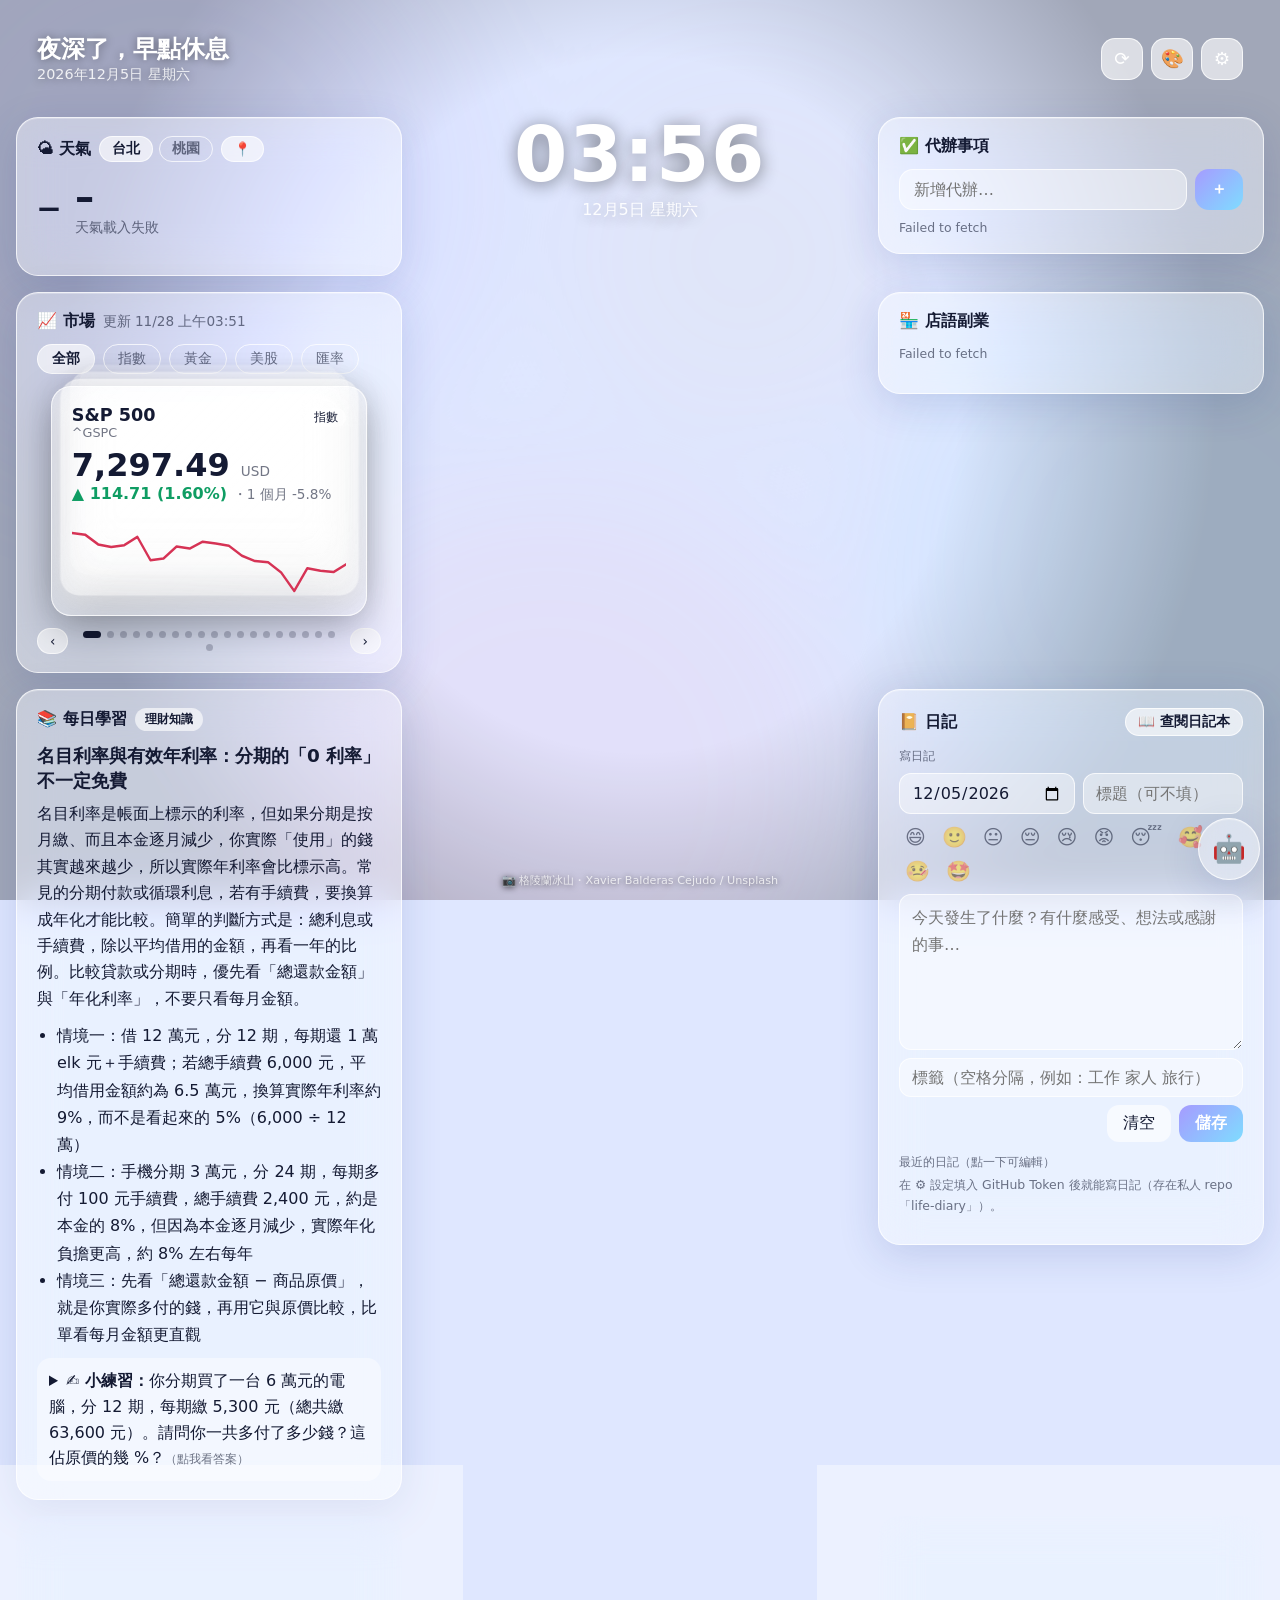
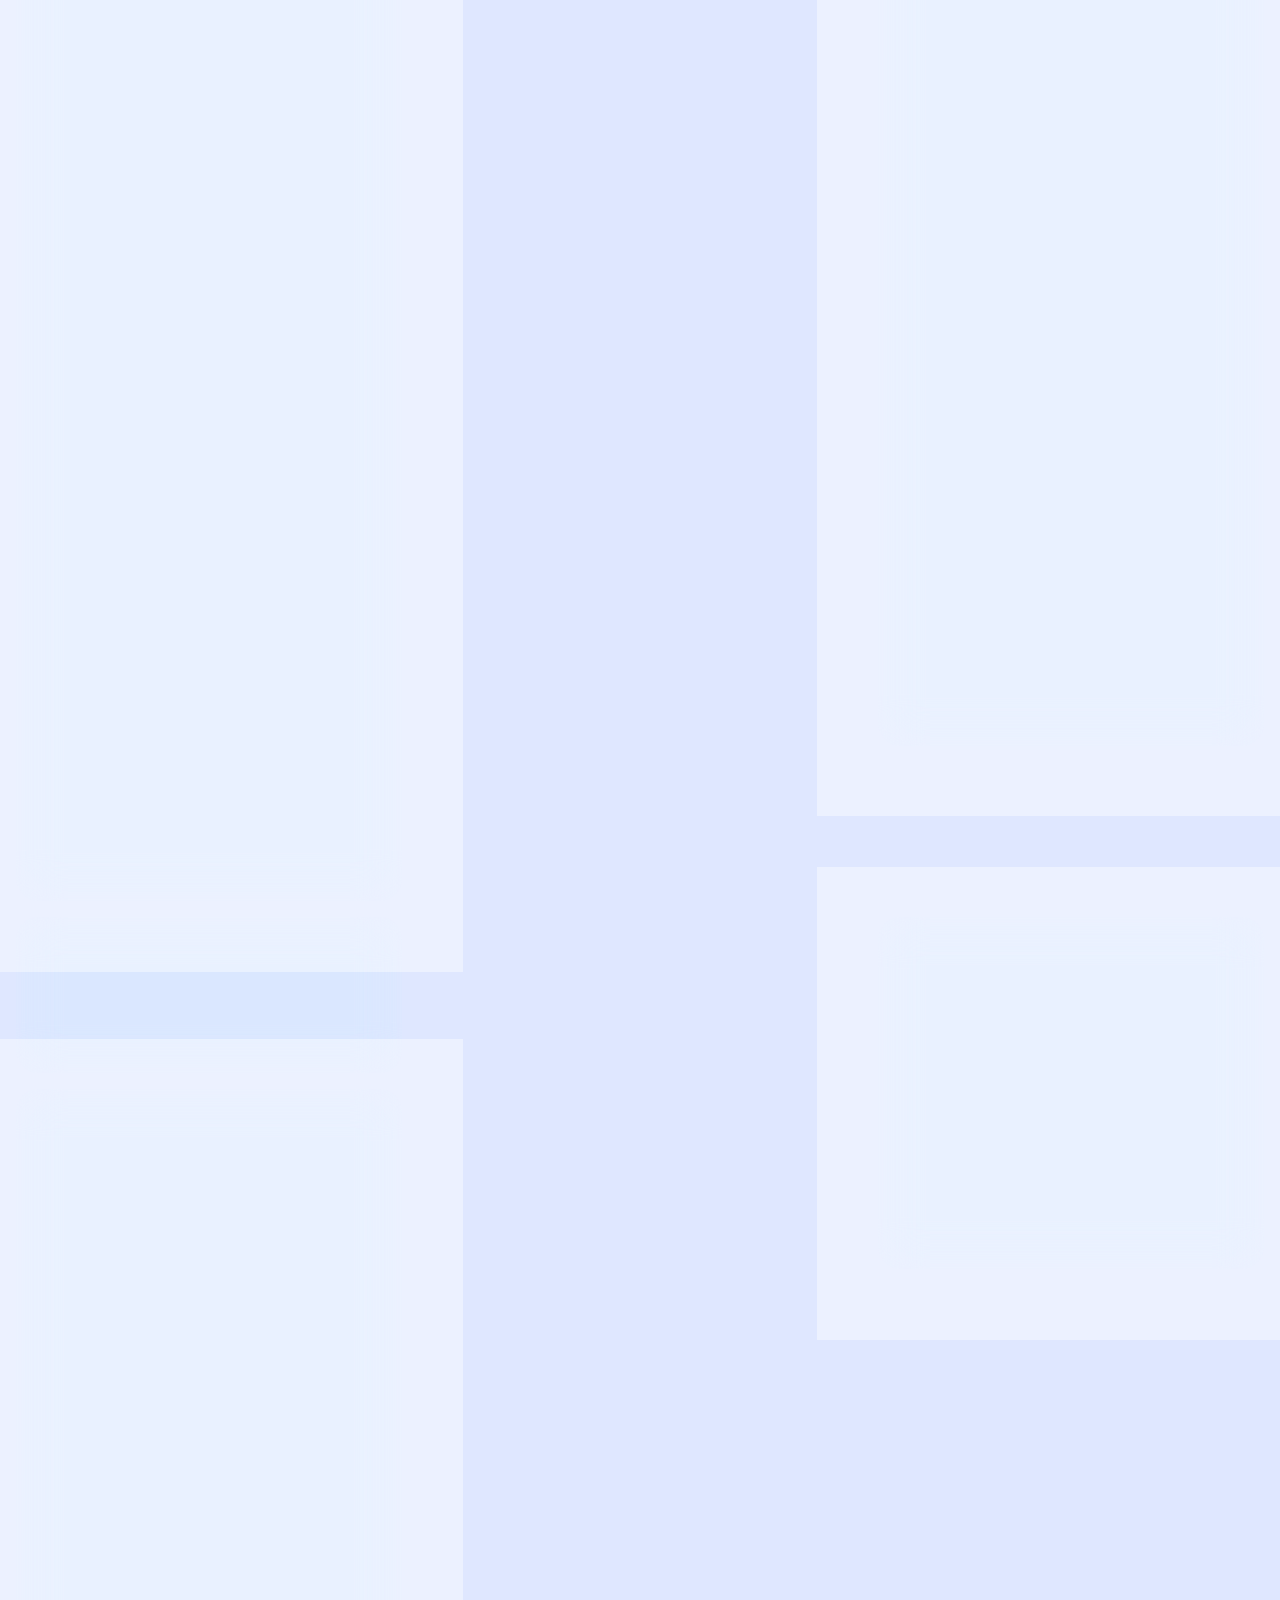
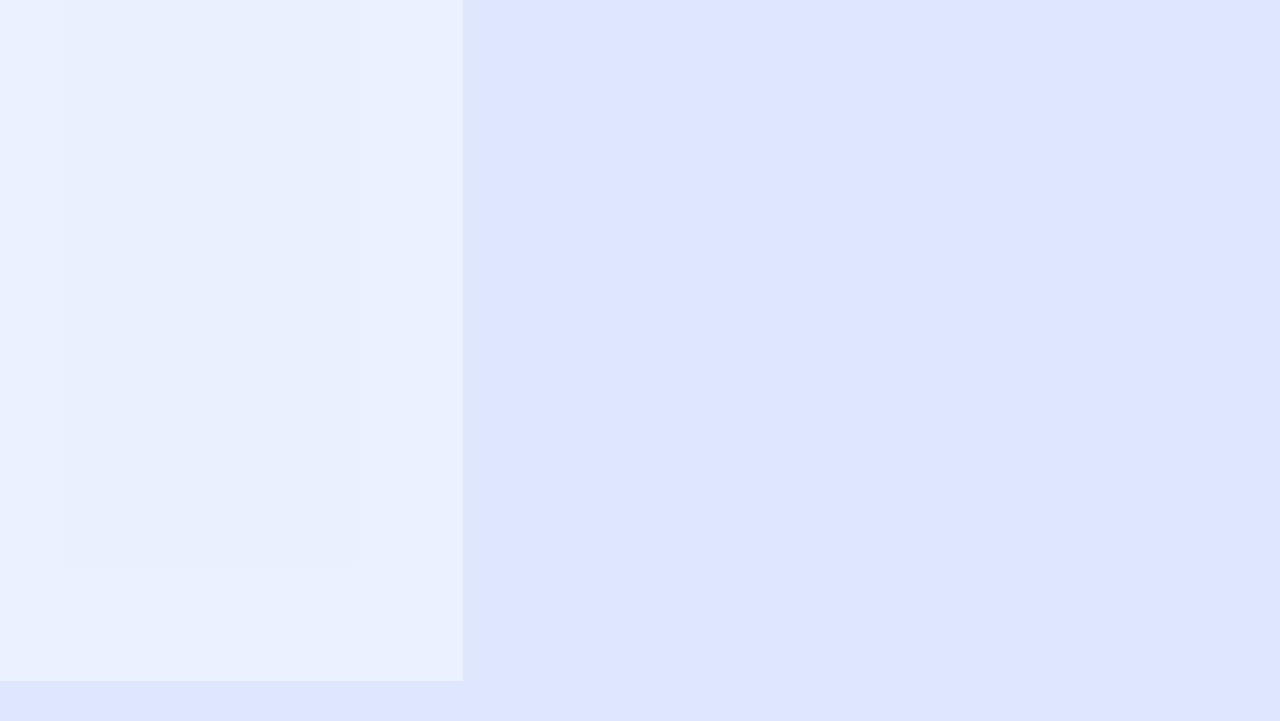
<file: index.html>
<!doctype html>
<html lang="zh-Hant">
<head>
  <meta charset="utf-8">
  <!-- 內容安全政策：只允許本站與用到的外部來源。
       script-src 的 sha256 對應本頁兩段內嵌 <script> 和「重新載入」按鈕的 onclick；改了那些程式碼就要重算雜湊，否則會被擋。
       新增外部資料來源時，記得加進 connect-src / img-src。 -->
  <meta http-equiv="Content-Security-Policy" content="default-src 'self'; script-src 'self' https://cdn.jsdelivr.net 'sha256-5VlcQgszF0L5PlSy+7dJCmLEuSaRqM106WEd3qG2uZg=' 'sha256-9EOFYjbT11ieOPCTxqjIQCiny/iDg+63qtysvfCDTGU=' 'unsafe-hashes' 'sha256-9gOBGqEQINNDuds+tkXbNzih6klbz+KeCyxEj4KRLeM='; style-src 'self' 'unsafe-inline' https://fonts.googleapis.com; font-src 'self' https://fonts.gstatic.com; img-src 'self' data: https://images.unsplash.com; connect-src 'self' https://api.github.com https://raw.githubusercontent.com https://api.anthropic.com https://api.open-meteo.com https://geocoding-api.open-meteo.com https://cdn.jsdelivr.net; manifest-src 'self'; object-src 'none'; base-uri 'self'; form-action 'self'">
  <meta name="viewport" content="width=device-width, initial-scale=1, viewport-fit=cover">
  <meta name="theme-color" content="#0f1630">
  <title>生活儀表板</title>
  <link rel="preconnect" href="https://fonts.googleapis.com">
  <link href="https://fonts.googleapis.com/css2?family=Noto+Sans+TC:wght@400;500;700&family=Inter:wght@400;600;700&display=swap" rel="stylesheet">
  <link rel="stylesheet" href="assets/style.css">
  <link rel="manifest" href="manifest.json">
  <meta name="apple-mobile-web-app-capable" content="yes">
  <meta name="apple-mobile-web-app-status-bar-style" content="black-translucent">
  <meta name="apple-mobile-web-app-title" content="生活儀表板">
  <link rel="apple-touch-icon" href="assets/icon.svg">
  <link rel="icon" href="assets/icon.svg" type="image/svg+xml">
  <script>
    // 先套用外觀，避免載入時閃爍
    try {
      const a = JSON.parse(localStorage.getItem("lifedash.appearance") || "{}");
      const d = document.documentElement;
      d.dataset.theme = a.theme || "auto";
      if (a.blur != null) d.style.setProperty("--blur", a.blur + "px");
      if (a.radius != null) d.style.setProperty("--radius", a.radius + "px");
      if (a.motion === false) d.dataset.motion = "off";
      if (a.hidden?.length) d.dataset.hidden = a.hidden.join(" ");
      d.dataset.layout = a.layout || "auto";
    } catch { document.documentElement.dataset.theme = "auto"; }
  </script>
</head>
<body>
  <div class="wall" id="wall" aria-hidden="true"></div>
  <div class="bg" aria-hidden="true"><span></span><span></span><span></span><span></span></div>

  <header class="topbar glass">
    <div>
      <div class="greet" id="greet">早安</div>
      <div class="date" id="today"></div>
    </div>
    <div class="top-actions">
      <button class="icon-btn" id="refreshBtn" title="重新整理">⟳</button>
      <button class="icon-btn" id="themeBtn" title="外觀">🎨</button>
      <button class="icon-btn" id="settingsBtn" title="設定">⚙</button>
    </div>
  </header>

  <main class="grid">
    <!-- 橫式版面中央留白：風景 + 時鐘 -->
    <section class="scene" id="scene">
      <div class="scene-inner">
        <div class="clock" id="clock"></div>
        <div class="scene-date" id="sceneDate"></div>
      </div>
      <a class="credit" id="credit" target="_blank" rel="noopener"></a>
    </section>
    <!-- 每日鼓勵 -->
    <section class="card glass span-2 quote-card" id="quoteCard">
      <div class="card-title">✨ 每日一句</div>
      <blockquote id="quoteText">載入中…</blockquote>
      <div class="quote-author" id="quoteAuthor"></div>
    </section>

    <!-- 天氣 -->
    <section class="card glass" id="weatherCard">
      <div class="card-title">🌤 天氣
        <span class="chips w-cities" id="cityTabs"></span>
        <button class="chip-btn" id="locBtn" title="使用目前位置">📍</button></div>
      <div class="weather-now">
        <div class="w-icon" id="wIcon">–</div>
        <div>
          <div class="w-temp" id="wTemp">–</div>
          <div class="muted" id="wDesc"></div>
        </div>
      </div>
      <div class="w-meta" id="wMeta"></div>
      <div class="w-days" id="wDays"></div>
    </section>

    <!-- 投資：重疊滑動卡片 -->
    <section class="card glass span-2 market-card">
      <div class="card-title">📈 市場 <span class="muted" id="marketTime"></span></div>
      <div class="chips" id="marketTabs"></div>
      <div class="deck" id="deck" tabindex="0" aria-label="市場卡片，左右滑動切換"></div>
      <div class="deck-nav">
        <button class="chip-btn" id="deckPrev">‹</button>
        <div class="dots" id="deckDots"></div>
        <button class="chip-btn" id="deckNext">›</button>
      </div>
    </section>

    <!-- 代辦事項 -->
    <section class="card glass todo-card">
      <div class="card-title">✅ 代辦事項 <span class="muted" id="todoMeta"></span></div>
      <form id="todoForm" class="todo-form">
        <input id="todoInput" placeholder="新增代辦…" autocomplete="off">
        <button type="submit">＋</button>
      </form>
      <ul class="todo-list" id="todoList"></ul>
      <div class="muted small" id="todoHint"></div>
    </section>

    <!-- 店語副業 -->
    <section class="card glass project-card" id="projectCard">
      <div class="card-title">🏪 店語副業 <span class="muted" id="projMeta"></span></div>
      <div id="projBody"><p class="muted">載入中…</p></div>
    </section>

    <!-- 日記 -->
    <section class="card glass diary-card" id="diaryCard">
      <div class="card-title">📔 日記 <span class="muted" id="diaryMeta"></span>
        <button class="chip-btn" id="diaryOpen" style="margin-left:auto">📖 查閱日記本</button></div>
      <form id="diaryForm" class="diary-form">
        <div class="muted small" id="dFormTitle">寫日記</div>
        <div class="d-row">
          <input type="date" id="dDate">
          <input id="dTitle" placeholder="標題（可不填）" autocomplete="off">
        </div>
        <div class="d-moods" id="dMood"></div>
        <textarea id="dText" rows="5" placeholder="今天發生了什麼？有什麼感受、想法或感謝的事…"></textarea>
        <input id="dTags" placeholder="標籤（空格分隔，例如：工作 家人 旅行）" autocomplete="off">
        <div class="d-actions">
          <span class="muted small" id="dStatus"></span>
          <button type="button" class="ghost" id="dDelete" hidden>刪除</button>
          <button type="button" class="ghost" id="dCancel">清空</button>
          <button type="submit">儲存</button>
        </div>
      </form>
      <div class="muted small" style="margin:12px 0 4px">最近的日記（點一下可編輯）</div>
      <div id="diaryRecent"></div>
    </section>

    <!-- 副業 -->
    <section class="card glass" id="hustleCard">
      <div class="card-title">💼 今日副業發想</div>
      <h3 id="hustleTitle">–</h3>
      <p id="hustleSummary"></p>
      <ol class="steps" id="hustleSteps"></ol>
      <div class="tags" id="hustleTags"></div>
    </section>

    <!-- 每日學習 -->
    <section class="card glass learn-card" id="learnCard">
      <div class="card-title">📚 每日學習 <span class="badge" id="learnCat"></span></div>
      <h3 id="learnTitle">–</h3>
      <p id="learnContent"></p>
      <ul class="learn-ex" id="learnExamples"></ul>
      <details class="learn-practice" id="learnPractice" hidden>
        <summary><b>✍️ 小練習：</b><span id="learnQ"></span><span class="muted small">（點我看答案）</span></summary>
        <p id="learnA"></p>
      </details>
    </section>

    <!-- 商業頭腦・心理學 -->
    <section class="card glass mind-card" id="mindCard">
      <div class="card-title">🧠 商業頭腦・心理學 <span class="muted" id="mindProgress"></span></div>
      <div class="chips" id="mindTabs">
        <button class="active" data-k="business">💼 商業頭腦</button>
        <button data-k="psychology">🧠 心理學</button>
      </div>
      <div class="mind-pager">
        <button class="chip-btn" id="mindPrev">‹</button>
        <span class="muted small" id="mindIdx"></span>
        <button class="chip-btn" id="mindNext">›</button>
      </div>
      <h3 id="mindTitle">–</h3>
      <p id="mindConcept"></p>
      <div class="mind-block"><b>📌 例子</b><p id="mindExample"></p></div>
      <div class="mind-block"><b>✅ 今天就用</b><p id="mindApply"></p></div>
      <details class="learn-practice" id="mindQuiz">
        <summary><b>🤔 想一想：</b><span id="mindQ"></span><span class="muted small">（點我看參考解答）</span></summary>
        <p id="mindA"></p>
      </details>
    </section>

    <!-- 每日想法 -->
    <section class="card glass" id="ideaCard">
      <div class="card-title">💡 今日想法</div>
      <div class="badge" id="ideaType"></div>
      <h3 id="ideaTitle">–</h3>
      <p id="ideaDetail"></p>
    </section>

    <!-- 新聞 -->
    <section class="card glass span-2 news-card">
      <div class="card-title">🌍 每日新聞 <span class="muted" id="newsTime"></span></div>
      <div class="chips news-cats" id="newsCats"></div>
      <ul class="brief" id="newsBrief"></ul>
      <div class="chips" id="newsTabs"></div>
      <ul class="news-list" id="newsList"></ul>
    </section>
  </main>

  <!-- AI 助手 -->
  <button class="fab glass" id="chatFab" title="AI 助手">🤖</button>
  <aside class="chat glass" id="chatPanel" aria-hidden="true">
    <div class="chat-head">
      <div><b>AI 助手</b> <span class="muted small" id="chatModel"></span></div>
      <div>
        <button class="chip-btn" id="chatClear" title="清除對話">清除</button>
        <button class="chip-btn" id="chatClose">✕</button>
      </div>
    </div>
    <div class="chat-log" id="chatLog"></div>
    <div class="chat-suggest" id="chatSuggest">
      <button>今天有什麼重要新聞？</button>
      <button>幫我新增代辦：週五前繳電費</button>
      <button>建立一個任務給其他 AI：整理本月支出</button>
      <button>黃金最近走勢如何？</button>
    </div>
    <form class="chat-form" id="chatForm">
      <textarea id="chatInput" rows="1" placeholder="問我任何事…（Enter 送出，Shift+Enter 換行）"></textarea>
      <button type="submit" id="chatSend">➤</button>
    </form>
  </aside>

  <!-- 設定 -->
  <dialog class="glass settings" id="settings">
    <form method="dialog" id="settingsForm">
      <h2>設定</h2>
      <p class="muted small">金鑰只存在這台裝置的瀏覽器，不會上傳到 GitHub。外觀、AI 對話和城市／模型偏好會自動同步到私人日記 repo 的 <code>sync/</code> 資料夾。</p>
      <div class="sync-box">
        <div class="p-row"><span class="small" id="syncStatus"></span><button type="button" class="chip-btn" id="syncNowBtn">立即同步</button></div>
        <details>
          <summary class="small">📲 把設定複製到另一台裝置（設定碼）</summary>
          <p class="muted small">在已設定好的裝置按「複製設定碼」，傳到新裝置後貼到下面再按「套用」，金鑰和 repo 設定就會一起帶過去。</p>
          <textarea id="codeBox" rows="2" placeholder="在這裡貼上設定碼（LD1.…）" autocomplete="off" spellcheck="false"></textarea>
          <div class="row code-row">
            <button type="button" class="ghost" id="copyCodeBtn">複製設定碼</button>
            <button type="button" id="applyCodeBtn">套用</button>
          </div>
          <p class="small" id="codeMsg"></p>
        </details>
      </div>
      <label>Anthropic API Key（AI 助手用）
        <input type="password" name="anthropicKey" placeholder="sk-ant-…" autocomplete="off"></label>
      <label>AI 助手模型
        <select name="model" id="modelSelect"></select></label>
      <label>GitHub Token（Fine-grained，需 life-tasks 的 Contents + Issues 讀寫權限，以及 life-diary 的 Contents 讀寫權限）
        <input type="password" name="githubToken" placeholder="github_pat_…" autocomplete="off"></label>
      <label>GitHub 帳號
        <input name="owner"></label>
      <label>代辦 / 任務 Repo
        <input name="tasksRepo"></label>
      <label>日記 Repo（私人）
        <input name="diaryRepo" placeholder="life-diary"></label>
      <label>天氣城市（例：台北、Tokyo）
        <input name="city"></label>
      <div class="row">
        <button value="cancel" class="ghost">取消</button>
        <button value="save" id="saveSettings">儲存</button>
      </div>
    </form>
  </dialog>

  <!-- 日記本 -->
  <dialog class="glass diary-book" id="diaryBook">
    <div class="book-head">
      <h2>📖 日記本</h2>
      <input type="search" id="bookSearch" placeholder="🔍 搜尋全部日記（關鍵字、標籤、心情）">
      <button class="chip-btn" id="bookNew">＋ 寫一篇</button>
      <button class="chip-btn" id="bookClose">✕</button>
    </div>
    <div class="book-body">
      <div class="book-cal-wrap">
        <div class="book-nav"><button class="chip-btn" id="bookPrev">‹</button><b id="bookMonth"></b><button class="chip-btn" id="bookNext">›</button></div>
        <div class="book-cal" id="bookCal"></div>
        <p class="muted small">點日期只看那天，再點一次取消。</p>
      </div>
      <div class="book-list-wrap">
        <div class="muted small" id="bookListTitle"></div>
        <div id="bookList"></div>
      </div>
    </div>
  </dialog>

  <!-- 外觀 -->
  <dialog class="glass settings" id="appearance">
    <form method="dialog">
      <h2>🎨 外觀</h2>
      <p class="muted small">點選主題立即預覽，設定會記在這台裝置。</p>
      <div class="theme-grid" id="themeGrid"></div>
      <div class="range-row">玻璃模糊 <input type="range" id="blurRange" min="0" max="40" step="2"> <span id="blurVal"></span></div>
      <div class="range-row">卡片圓角 <input type="range" id="radiusRange" min="6" max="32" step="2"> <span id="radiusVal"></span></div>
      <div class="toggle-row">背景流動動畫 <input type="checkbox" id="motionToggle"></div>
      <h3 style="margin:16px 0 4px;font-size:1rem">背景風景</h3>
      <div class="theme-grid wall-grid" id="wallGrid"></div>
      <h3 style="margin:16px 0 4px;font-size:1rem">版面</h3>
      <div class="chips" id="layoutChips">
        <button type="button" data-l="auto">自動（橫式中央留白）</button>
        <button type="button" data-l="grid">一般格狀</button>
      </div>
      <h3 style="margin:16px 0 4px;font-size:1rem">顯示區塊</h3>
      <div id="sectionToggles"></div>
      <div class="row">
        <button type="button" class="ghost" id="appearanceReset">恢復預設</button>
        <button value="close">完成</button>
      </div>
    </form>
  </dialog>

  <div class="reload-banner glass" id="reloadBanner" hidden>
    網站剛更新，部分檔案還是舊的。<button onclick="location.reload()">重新載入</button>
  </div>
  <script>
    // 主程式沒有在 6 秒內啟動（多半是瀏覽器快取了舊檔案），就顯示重新載入提示
    setTimeout(() => { if (!window.__appReady) document.getElementById("reloadBanner").hidden = false; }, 6000);
  </script>
  <script src="assets/sw-register.js"></script>
  <script type="module" src="assets/app.js"></script>
</body>
</html>
</file>
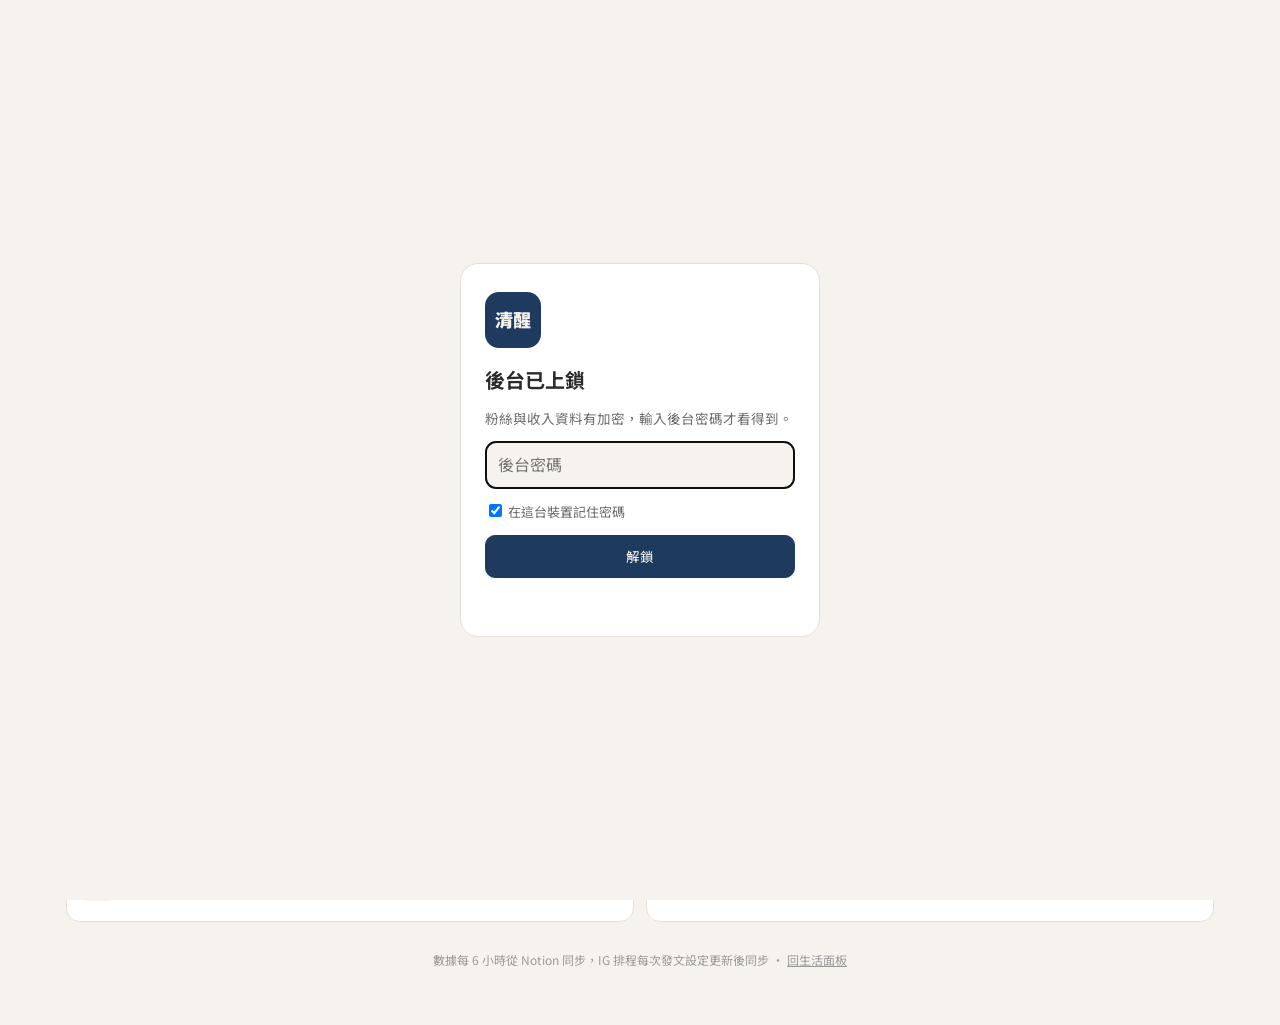
<file: qingxing/index.html>
<!doctype html>
<html lang="zh-Hant">
<head>
<meta charset="utf-8">
<meta name="viewport" content="width=device-width, initial-scale=1">
<title>清醒行動派｜後台</title>
<link rel="manifest" href="manifest.webmanifest">
<meta name="theme-color" content="#1F3A5F">
<link rel="icon" type="image/png" href="icon-192.png">
<link rel="apple-touch-icon" href="icon-192.png">
<meta name="description" content="清醒行動派 IG／TikTok 成長數據、每日入帳與發佈日曆，資料來自 Notion，每 6 小時自動同步。">
<link rel="preconnect" href="https://fonts.googleapis.com">
<link href="https://fonts.googleapis.com/css2?family=Noto+Sans+TC:wght@400;500;700&display=swap" rel="stylesheet">
<style>
:root{
  --bg:#F6F3EE; --card:#FFFFFF; --ink:#2B2B2B; --ink2:#6B6B6B; --ink3:#9A9A9A;
  --line:#E6E1D8; --grid:#EEEAE3; --accent:#1F3A5F; --accent2:#5C7FA6; --accent3:#B9C7D9;
  --good:#2E7D5B; --warn:#B8860B; --bad:#B5533C; --tint:#EEF2F7; --pill:#1F3A5F; --pill-ink:#F6F3EE;
  --c1:#1F3A5F; --c2:#C97B4A; --c3:#4E8F79; --c4:#8A6BB5; --c5:#C9A227; --c6:#8E8E8E;
}
@media (prefers-color-scheme: dark){ :root:not([data-theme="light"]){
  --bg:#17191D; --card:#1F2228; --ink:#ECEAE5; --ink2:#A8A6A0; --ink3:#77756F;
  --line:#2E323A; --grid:#2A2E35; --accent:#8FB0DA; --accent2:#5C7FA6; --accent3:#3A4A5F; --tint:#232A35; --pill:#ECEAE5; --pill-ink:#17191D;
  --c1:#8FB0DA; --c2:#E29A6A; --c3:#6FB59C; --c4:#AC92D6; --c5:#DEBB4B; --c6:#A5A5A5;
}}
:root[data-theme="dark"]{
  --bg:#17191D; --card:#1F2228; --ink:#ECEAE5; --ink2:#A8A6A0; --ink3:#77756F;
  --line:#2E323A; --grid:#2A2E35; --accent:#8FB0DA; --accent2:#5C7FA6; --accent3:#3A4A5F; --tint:#232A35; --pill:#ECEAE5; --pill-ink:#17191D;
  --c1:#8FB0DA; --c2:#E29A6A; --c3:#6FB59C; --c4:#AC92D6; --c5:#DEBB4B; --c6:#A5A5A5;
}
*{box-sizing:border-box}
html{scroll-behavior:smooth}
body{margin:0;background:var(--bg);color:var(--ink);font:15px/1.6 "Noto Sans TC",system-ui,sans-serif;-webkit-font-smoothing:antialiased}
a{color:var(--accent)}
.wrap{max-width:1180px;margin:0 auto;padding:0 16px 56px}

/* ---- 頂部列 ---- */
.topbar{position:sticky;top:0;z-index:12;background:color-mix(in srgb,var(--bg) 88%,transparent);backdrop-filter:blur(10px);-webkit-backdrop-filter:blur(10px);border-bottom:1px solid var(--line)}
.topbar .in{max-width:1180px;margin:0 auto;padding:10px 16px;display:flex;align-items:center;gap:16px}
.brand{display:flex;align-items:center;gap:10px;text-decoration:none;color:inherit;flex:none}
.brand .mark{width:30px;height:30px;border-radius:9px;background:#1F3A5F;color:#F6F3EE;font-weight:900;font-size:11px;display:flex;align-items:center;justify-content:center;letter-spacing:.02em}
.brand b{font-size:15px;font-weight:700;letter-spacing:.02em}
.brand small{display:block;font-size:11px;color:var(--ink3);line-height:1.2;font-weight:400}
.meta{font-size:12px;color:var(--ink2);margin-left:auto;text-align:right;white-space:nowrap}
.meta a{text-decoration:none}
.badge{display:inline-block;padding:1px 8px;border-radius:999px;font-size:11px;background:var(--tint);color:var(--accent);margin-left:6px}
.badge.warn{color:var(--warn)}
.iconbtn{border:1px solid var(--line);background:var(--card);color:var(--ink2);border-radius:9px;width:32px;height:32px;display:inline-flex;align-items:center;justify-content:center;cursor:pointer;font:inherit;flex:none}
.iconbtn:hover{color:var(--ink)}

/* ---- 分頁：滑動藥丸 ---- */
/* 藥丸裡放一份文字副本，藥丸往右移 x，副本往左移 -x，兩邊用同一個數字所以永遠對齊 */
.tabs{position:relative;display:inline-flex;background:var(--card);border:1px solid var(--line);border-radius:999px;padding:3px;flex:none;max-width:100%;overflow:hidden}
.tabs .layer{display:flex;gap:2px}
.tabs button,.tabs .top span{appearance:none;border:0;background:transparent;font:inherit;font-size:13.5px;font-weight:500;color:var(--ink2);padding:6px 16px;border-radius:999px;cursor:pointer;white-space:nowrap;display:inline-flex;align-items:center;gap:6px;line-height:1.3;margin:0}
.tabs button:hover{color:var(--ink)}
.tabs .pill{position:absolute;top:3px;bottom:3px;left:3px;width:0;border-radius:999px;background:var(--pill);overflow:hidden;pointer-events:none;will-change:transform,width;transition:transform .45s cubic-bezier(.4,0,.2,1),width .45s cubic-bezier(.4,0,.2,1)}
.tabs .pill .layer.top{position:absolute;top:0;left:0;height:100%;will-change:transform;transition:transform .45s cubic-bezier(.4,0,.2,1)}
.tabs .top span{color:var(--pill-ink)}
.tabs .n{font-size:10.5px;background:var(--tint);color:var(--accent);padding:0 6px;border-radius:999px;font-weight:600;line-height:16px}
.tabs .top .n{background:color-mix(in srgb,var(--pill-ink) 20%,transparent);color:var(--pill-ink)}
@media (prefers-reduced-motion: reduce){ .tabs .pill,.tabs .pill .layer.top{transition:none} }

.page{display:none;animation:fade .25s ease}
.page.on{display:block}
@keyframes fade{from{opacity:0;transform:translateY(4px)}to{opacity:1;transform:none}}
.pagehead{display:flex;flex-wrap:wrap;align-items:center;justify-content:space-between;gap:10px;margin:22px 0 14px}
.pagehead h1{font-size:20px;margin:0;font-weight:700;letter-spacing:.01em}
.pagehead h1 small{display:block;font-size:12.5px;font-weight:400;color:var(--ink2)}
.row{display:flex;flex-wrap:wrap;gap:8px;align-items:center}
.seg{display:inline-flex;border:1px solid var(--line);border-radius:10px;overflow:hidden;background:var(--card)}
.seg button{border:0;background:transparent;color:var(--ink2);padding:6px 12px;font:inherit;font-size:13px;cursor:pointer}
.seg button[aria-pressed="true"]{background:var(--accent);color:#fff}

/* ---- 卡片 ---- */
.kpis{display:grid;grid-template-columns:repeat(auto-fit,minmax(150px,1fr));gap:12px;margin-bottom:14px}
.kpi{background:var(--card);border:1px solid var(--line);border-radius:14px;padding:14px 16px}
.kpi .l{font-size:12.5px;color:var(--ink2)}
.kpi .v{font-size:26px;font-weight:700;letter-spacing:-.01em;margin-top:2px;font-variant-numeric:tabular-nums}
.kpi .d{font-size:12px;color:var(--ink3);margin-top:2px}
.kpi .d.up{color:var(--good)} .kpi .d.down{color:var(--bad)}
.grid{display:grid;grid-template-columns:repeat(auto-fit,minmax(320px,1fr));gap:12px}
.card{background:var(--card);border:1px solid var(--line);border-radius:14px;padding:16px 16px 12px;min-width:0}
.card h2{font-size:15px;font-weight:700;margin:0 0 2px;display:flex;align-items:center;justify-content:space-between;gap:8px}
.card h2 a{font-size:12.5px;font-weight:500;text-decoration:none}
.card .sub{font-size:12.5px;color:var(--ink2);margin-bottom:8px}
.card.wide{grid-column:1 / -1}
svg{display:block;width:100%;height:auto;overflow:visible}
.gridline{stroke:var(--grid)} .axis{stroke:var(--line)}
.tick{fill:var(--ink3);font-size:11px} .lbl{fill:var(--ink2);font-size:11.5px}
.empty{color:var(--ink3);font-size:13.5px;padding:28px 0;text-align:center}
table{width:100%;border-collapse:collapse;font-size:13.5px;font-variant-numeric:tabular-nums}
th{text-align:left;color:var(--ink2);font-weight:500;font-size:12.5px;border-bottom:1px solid var(--line);padding:6px 8px}
td{padding:7px 8px;border-bottom:1px solid var(--grid);white-space:nowrap}
td.num,th.num{text-align:right}
.tbl{overflow-x:auto;margin:0 -16px;padding:0 16px}
.legend{display:flex;flex-wrap:wrap;gap:12px;font-size:12px;color:var(--ink2);margin:4px 0 2px}
.legend i{display:inline-block;width:10px;height:10px;border-radius:3px;margin-right:5px;vertical-align:-1px}
.tip{position:fixed;pointer-events:none;background:var(--ink);color:var(--bg);font-size:12px;padding:6px 9px;border-radius:8px;opacity:0;transition:opacity .1s;z-index:9;white-space:nowrap}
.setup{background:var(--tint);border:1px dashed var(--accent3);border-radius:14px;padding:14px 18px;font-size:13.5px;margin:16px 0 0}
.setup ol{margin:6px 0 0;padding-left:20px}
.setup code{background:var(--card);padding:1px 6px;border-radius:5px;font-size:12.5px}
[hidden]{display:none!important}
.btn{display:inline-flex;align-items:center;gap:6px;border:1px solid var(--accent);background:var(--accent);color:#fff;border-radius:10px;padding:7px 14px;font:inherit;font-size:13.5px;text-decoration:none;cursor:pointer}
.btn.ghost{background:var(--card);color:var(--accent);border-color:var(--line)}
.btn.sm{padding:4px 10px;font-size:12.5px;border-radius:8px}
.tag{display:inline-block;font-size:11px;padding:0 7px;border-radius:99px;background:var(--tint);color:var(--accent);line-height:18px}
.tag.draft{background:#FDF1D8;color:#8A5A00}
.tag.tt{background:#F1E9F5;color:#6B4A8C}
.tag.done{background:#E6F2EC;color:#2E7D5B}
:root[data-theme="dark"] .tag.draft,:root:not([data-theme="light"]) .tag.draft{background:#3A2F18;color:#E7B85A}

/* ---- 鎖定 ---- */
.lock{position:fixed;inset:0;background:var(--bg);z-index:20;display:flex;align-items:center;justify-content:center;padding:16px}
.lockcard{background:var(--card);border:1px solid var(--line);border-radius:18px;padding:28px 24px;width:100%;max-width:360px;display:flex;flex-direction:column;gap:12px}
.lockcard h2{margin:4px 0 0;font-size:20px}.lockcard p{margin:0;color:var(--ink2);font-size:13.5px}
.lockcard input[type=password]{font:inherit;font-size:16px;padding:10px 12px;border:1px solid var(--line);border-radius:10px;background:var(--bg);color:var(--ink)}
.lockcard label{font-size:13px;color:var(--ink2)}.lockcard .btn{justify-content:center;padding:10px}
.lockicon{width:56px;height:56px;border-radius:14px;background:#1F3A5F;color:#F6F3EE;display:flex;align-items:center;justify-content:center;font-weight:900;font-size:18px}
.lockmsg{color:var(--bad);font-size:13px;min-height:18px}

/* ---- 總覽 ---- */
.hero{display:grid;grid-template-columns:minmax(0,1.35fr) minmax(0,1fr);gap:12px;margin-bottom:12px;align-items:start}
.next{display:grid;grid-template-columns:minmax(150px,220px) minmax(0,1fr);gap:18px;align-items:start}
.next img{width:100%;aspect-ratio:4/5;object-fit:cover;border-radius:12px;border:1px solid var(--line);background:var(--grid)}
.next .eyebrow{font-size:12.5px;color:var(--ink2);display:flex;gap:8px;align-items:center;flex-wrap:wrap}
.next h3{margin:6px 0 4px;font-size:20px;line-height:1.35;font-weight:700}
.count{font-size:40px;font-weight:700;letter-spacing:-.02em;font-variant-numeric:tabular-nums;line-height:1.1;margin:10px 0 2px}
.count small{font-size:13px;font-weight:400;color:var(--ink2);letter-spacing:0;margin-left:6px}
.next .acts{display:flex;flex-wrap:wrap;gap:8px;margin-top:12px}
.list{list-style:none;margin:0;padding:0}
.list li{display:flex;align-items:center;gap:10px;padding:8px 0;border-bottom:1px solid var(--grid);font-size:13.5px}
.list li:last-child{border-bottom:0}
.list .d{font-variant-numeric:tabular-nums;color:var(--ink2);font-size:12.5px;width:66px;flex:none}
.list .t{flex:1;min-width:0;overflow:hidden;text-overflow:ellipsis;white-space:nowrap}
.list .in{font-size:12px;color:var(--ink3);flex:none;font-variant-numeric:tabular-nums}
.list .in.soon{color:var(--warn);font-weight:600}
.list .in.today{color:var(--bad);font-weight:700}
.list img{width:30px;height:38px;object-fit:cover;border-radius:5px;background:var(--grid);flex:none}
.checks{list-style:none;margin:0;padding:0;font-size:13.5px}
.checks li{display:flex;gap:10px;align-items:flex-start;padding:7px 0;border-bottom:1px solid var(--grid)}
.checks li:last-child{border-bottom:0}
.checks .dot{width:8px;height:8px;border-radius:50%;background:var(--accent3);margin-top:8px;flex:none}
.checks .dot.hot{background:var(--bad)}
.checks small{display:block;color:var(--ink3);font-size:12px}

/* ---- 日曆 ---- */
.cal{display:grid;grid-template-columns:repeat(7,minmax(0,1fr));gap:6px}
.cal .wd{font-size:12px;color:var(--ink2);text-align:center;padding:2px 0 6px}
.cell{min-height:118px;background:var(--bg);border:1px solid var(--line);border-radius:10px;padding:6px;display:flex;flex-direction:column;gap:4px;position:relative;min-width:0}
.cell.out{opacity:.4}
.cell .dn{font-size:12px;color:var(--ink2);display:flex;justify-content:space-between;align-items:center;font-variant-numeric:tabular-nums}
.cell.today{border-color:var(--accent);box-shadow:inset 0 0 0 1px var(--accent)}
.cell.today .dn b{background:var(--accent);color:#fff;border-radius:999px;min-width:20px;height:20px;display:inline-flex;align-items:center;justify-content:center;padding:0 5px;font-size:11.5px}
.cell .ev{display:flex;gap:6px;align-items:flex-start;text-decoration:none;color:inherit;border-radius:7px;padding:3px;background:var(--card);border:1px solid var(--line);min-width:0}
.cell .ev img{width:26px;height:32px;object-fit:cover;border-radius:4px;background:var(--grid);flex:none}
.cell .ev span{font-size:11.5px;line-height:1.3;overflow:hidden;display:-webkit-box;-webkit-line-clamp:2;-webkit-box-orient:vertical}
.cell .ev.draft{border-style:dashed}
.cell .mk{display:flex;gap:4px;flex-wrap:wrap;margin-top:auto}
.cell .mk i{font-style:normal;font-size:10px;padding:0 5px;border-radius:99px;line-height:15px}
.cell .mk .ig{background:var(--tint);color:var(--accent)}
.cell .mk .tt{background:#F1E9F5;color:#6B4A8C}
.cell .mk .dr{background:#FDF1D8;color:#8A5A00}
.cell .mk .ms{background:#E6F2EC;color:#2E7D5B}
.cal-nav{display:flex;align-items:center;gap:8px}
.cal-nav b{min-width:110px;text-align:center;font-size:15px}
.agenda{display:none}
@media (max-width:720px){
  .cal{display:none}
  .agenda{display:block}
  .hero{grid-template-columns:1fr}
  .next{grid-template-columns:110px 1fr;gap:12px}
  .next h3{font-size:16px}.count{font-size:30px}
  .topbar .in{flex-wrap:wrap;gap:8px}
  .brand small{display:none}
  .tabs{order:3;width:100%;justify-content:space-between}
  .tabs button,.tabs .top span{padding:6px 10px;font-size:13px}
  .tabs .layer{width:100%}.tabs .layer button,.tabs .layer span{flex:1;justify-content:center}
  .meta{margin-left:auto}
}
/* ---- 記錄表單 ---- */
.form{display:grid;grid-template-columns:repeat(2,minmax(0,1fr));gap:10px 12px;margin-top:6px}
.form label{display:flex;flex-direction:column;gap:4px;font-size:12.5px;color:var(--ink2)}
.form input,.form select{width:100%;font:inherit;font-size:15px;padding:8px 10px;border:1px solid var(--line);border-radius:10px;background:var(--bg);color:var(--ink);min-width:0}
.form input:focus,.form select:focus{outline:2px solid var(--accent3);border-color:var(--accent)}
.form .full{grid-column:1 / -1}
.editbar{grid-column:1 / -1;display:flex;align-items:center;gap:10px;flex-wrap:wrap;background:var(--tint);color:var(--accent);border-radius:10px;padding:8px 12px;font-size:13px}
.editbar[hidden]{display:none}
.editbar #gDel,.editbar #iDel{margin-left:auto}
.btn.danger{color:#c0392b;border-color:#e3b3ad}
.editwarn{flex-basis:100%;background:#fff4e0;color:#8a5a00;border-radius:8px;padding:6px 10px;font-size:12.5px}
.editwarn[hidden]{display:none}
.tag{display:inline-block;font-size:11px;padding:1px 7px;border-radius:999px;background:var(--tint);color:var(--accent);margin-right:6px}
.tag.del{background:#fde8e6;color:#c0392b}
@media (max-width:640px){tr.pick td{padding-top:11px;padding-bottom:11px}#tblRecords{max-height:60vh;overflow:auto}}
tr.pick{cursor:pointer}
tr.pick:hover td{background:var(--tint)}
tr.pick.on td{background:var(--tint);font-weight:500}
.recfilter{display:flex;gap:6px;flex-wrap:wrap;margin:6px 0 4px}
.recfilter button{appearance:none;border:1px solid var(--line);background:var(--card);color:var(--ink2);font:inherit;font-size:12.5px;padding:3px 12px;border-radius:999px;cursor:pointer}
.recfilter button[aria-pressed="true"]{background:var(--pill);color:var(--pill-ink);border-color:var(--pill)}
.form .hint{font-size:12.5px;color:var(--ink2)}
.form .hint.ok{color:var(--good)} .form .hint.bad{color:var(--bad)}
.list .st{font-size:11.5px;padding:0 7px;border-radius:99px;background:var(--tint);color:var(--accent);flex:none}
.list .st.ok{background:#E6F2EC;color:#2E7D5B}.list .st.bad,.list .st.unk{background:#FBE9E5;color:#B5533C}
footer{margin-top:28px;font-size:12px;color:var(--ink3);text-align:center}
</style>
</head>
<body>
<div class="topbar"><div class="in">
  <a class="brand" href="#overview"><span class="mark">清醒</span><span><b>清醒行動派</b><small>後台｜先清醒，再行動</small></span></a>
  <nav class="tabs" id="tabs" aria-label="分頁">
    <div class="layer base">
      <button data-page="overview">總覽</button>
      <button data-page="calendar">日曆 <span class="n" id="nCal"></span></button>
      <button data-page="stats">數據</button>
      <button data-page="income">收入</button>
      <button data-page="record">記錄</button>
    </div>
    <div class="pill" aria-hidden="true"><div class="layer top">
      <span>總覽</span><span>日曆 <span class="n" id="nCal2"></span></span><span>數據</span><span>收入</span><span>記錄</span>
    </div></div>
  </nav>
  <div class="meta" id="meta">載入中…</div>
  <button class="iconbtn" id="installBtn" hidden title="安裝成 App">⤓</button>
  <button class="iconbtn" id="logout" type="button" title="登出">⎋</button>
</div></div>

<div class="wrap">
<div id="lock" class="lock" hidden>
  <form id="lockForm" class="lockcard">
    <div class="lockicon">清醒</div>
    <h2>後台已上鎖</h2>
    <p>粉絲與收入資料有加密，輸入後台密碼才看得到。</p>
    <input id="pw" type="password" autocomplete="current-password" placeholder="後台密碼" required>
    <label><input id="remember" type="checkbox" checked> 在這台裝置記住密碼</label>
    <button class="btn" type="submit">解鎖</button>
    <div id="lockMsg" class="lockmsg"></div>
  </form>
</div>
<div id="pwSetup" class="setup" hidden>
  <strong>還沒設定後台密碼。</strong>為了不讓收入和粉絲數公開，資料要加密後才會顯示：
  <ol>
    <li>GitHub repo <code>life-dashboard</code> → Settings → Secrets and variables → Actions → New repository secret。</li>
    <li>Name 填 <code>QX_DASH_PASSWORD</code>，Secret 填你自己想的密碼（至少 10 個字，不要跟其他帳號一樣）。</li>
    <li>Actions → 「同步清醒行動派儀表板」→ Run workflow。約 1 分鐘後重新整理這頁，輸入同一組密碼。</li>
  </ol>
</div>
<div id="setup" class="setup" hidden>
  <strong>尚未連接 Notion。</strong>完成以下三步，資料就會每 6 小時自動進來：
  <ol>
    <li>到 <code>notion.so/profile/integrations</code> 建立 Internal integration，複製 token。</li>
    <li>在 Notion 打開「成長數據」與「收入記錄」兩個資料庫 → 右上角 ··· → 連接 → 選剛建的 integration。</li>
    <li>GitHub repo <code>life-dashboard</code> → Settings → Secrets → Actions → 新增 <code>NOTION_TOKEN</code>，再到 Actions 手動跑一次「同步清醒行動派儀表板」。</li>
  </ol>
</div>

<!-- ===== 總覽 ===== -->
<section class="page" id="page-overview">
  <div class="pagehead">
    <h1 id="greet">早安<small id="todayLine"></small></h1>
    <div class="row">
      <a class="btn" href="https://app.notion.com/p/c6c1c75e84454b7f9e4fe7fa73fcdd5e" target="_blank" rel="noopener">＋ 記錄今天數據</a>
      <a class="btn" href="https://app.notion.com/p/68fe898d466e4538ac2686aa8b629dd9" target="_blank" rel="noopener">＋ 記錄一筆收入</a>
      <a class="btn ghost" href="https://portaly.cc/qingxing.action" target="_blank" rel="noopener">Portaly</a>
      <a class="btn ghost" href="https://www.instagram.com/qingxing.action/" target="_blank" rel="noopener">IG</a>
      <a class="btn ghost" href="tiktok/" target="_blank" rel="noopener">TikTok 本週</a>
      <a class="btn ghost" href="https://studio.youtube.com/" target="_blank" rel="noopener">YouTube</a>
    </div>
  </div>
  <section class="kpis" id="kpisOverview"></section>
  <div class="hero">
    <div class="card"><h2>下一篇要發的<span id="nextWhen" class="tag"></span></h2><div class="sub">IG 每晚 20:00 自動發，TikTok 同時段排程</div><div id="next" class="next"></div></div>
    <div class="card"><h2>重要日期<a href="https://claude.ai/artifact/V2ff56DB3Smt5QuXwCaFN5" target="_blank" rel="noopener">藍圖 ↗</a></h2><div class="sub">接下來的檔期與上架日</div><ul class="list" id="dates"></ul></div>
  </div>
  <div class="grid">
    <div class="card"><h2>接下來 7 天<a href="#calendar" data-go="calendar">看日曆 ↗</a></h2><div class="sub">標「草稿」的要先補內容才會發</div><ul class="list" id="upcoming"></ul></div>
    <div class="card"><h2>今天要做的</h2><div class="sub">每天的固定動作</div><ul class="checks" id="checks"></ul></div>
  </div>
</section>

<!-- ===== 日曆 ===== -->
<section class="page" id="page-calendar">
  <div class="pagehead">
    <h1>發佈日曆<small>IG 貼文、TikTok 影片、電子書更新與檔期</small></h1>
    <div class="cal-nav">
      <button class="iconbtn" id="calPrev" title="上個月">‹</button>
      <b id="calTitle"></b>
      <button class="iconbtn" id="calNext" title="下個月">›</button>
      <button class="btn ghost sm" id="calToday">今天</button>
    </div>
  </div>
  <div class="card wide">
    <div class="legend" style="margin-bottom:10px"><span><i style="background:var(--accent)"></i>IG 貼文</span><span><i style="background:#8A6BB5"></i>TikTok 影片</span><span><i style="background:#C9A227"></i>草稿待補</span><span><i style="background:#4E8F79"></i>檔期／上架／更新</span></div>
    <div class="cal" id="cal"></div>
    <div class="agenda" id="agenda"></div>
  </div>
</section>

<!-- ===== 數據 ===== -->
<section class="page" id="page-stats">
  <div class="pagehead">
    <h1>成長數據<small>粉絲、觀看、熱度；資料來自 Notion「成長數據」</small></h1>
    <div class="row">
      <div class="seg" id="platform" role="group" aria-label="平台">
        <button aria-pressed="true" data-v="all">全部</button>
        <button aria-pressed="false" data-v="Instagram">Instagram</button>
        <button aria-pressed="false" data-v="抖音">TikTok</button>
        <button aria-pressed="false" data-v="Threads">Threads</button>
        <button aria-pressed="false" data-v="YouTube">YouTube</button>
      </div>
      <div class="seg" id="range" role="group" aria-label="期間">
        <button aria-pressed="false" data-v="7">7 天</button>
        <button aria-pressed="true" data-v="30">30 天</button>
        <button aria-pressed="false" data-v="90">90 天</button>
        <button aria-pressed="false" data-v="0">全部</button>
      </div>
    </div>
  </div>
  <section class="kpis" id="kpisStats"></section>
  <div class="grid">
    <div class="card"><h2>粉絲數</h2><div class="sub">每日累計追蹤數</div><div id="chFollowers"></div></div>
    <div class="card"><h2>觀看數</h2><div class="sub">每日內容觀看／觸及</div><div id="chViews"></div></div>
    <div class="card wide"><h2>熱度</h2><div class="sub">讚 ＋ 留言×3 ＋ 收藏×5 ＋ 分享×5</div><div id="chHeat"></div></div>
    <div class="card wide"><h2>每篇貼文<span class="seg" id="postSort" role="group" aria-label="排序"><button aria-pressed="true" data-v="date">最新</button><button aria-pressed="false" data-v="heat">熱度</button><button aria-pressed="false" data-v="views">觀看</button></span></h2><div class="sub">IG 圖卡、Reel、Threads 每則一列；最近 7 天的貼文每晚 23:20 自動更新；點標題開原貼文</div><div class="tbl" id="tblTop"></div></div>
  </div>
</section>

<!-- ===== 收入 ===== -->
<section class="page" id="page-income">
  <div class="pagehead">
    <h1>收入<small>NT$；資料來自 Notion「收入記錄」</small></h1>
    <div class="row"><a class="btn" href="https://app.notion.com/p/68fe898d466e4538ac2686aa8b629dd9" target="_blank" rel="noopener">＋ 記錄一筆收入</a></div>
  </div>
  <section class="kpis" id="kpisIncome"></section>
  <div class="grid">
    <div class="card"><h2>每月收入</h2><div class="sub">依產品堆疊</div><div id="legProduct" class="legend"></div><div id="chMonthly"></div></div>
    <div class="card"><h2>每日入帳</h2><div class="sub">依數據頁的期間篩選</div><div id="chDaily"></div></div>
    <div class="card wide"><h2>最近入帳</h2><div class="sub">最新 15 筆</div><div class="tbl" id="tblIncome"></div></div>
  </div>
</section>

<!-- ===== 記錄 ===== -->
<section class="page" id="page-record">
  <div class="pagehead">
    <h1>記錄<small>在這裡填，會自動寫進 Notion，約 1–2 分鐘後後台更新</small></h1>
    <div class="row"><button class="btn ghost sm" id="ghSetupBtn" type="button">GitHub 權杖設定</button><button class="btn ghost sm" id="syncNow" type="button">立刻重新同步</button></div>
  </div>
  <div id="ghSetup" class="setup" hidden>
    <strong>第一次使用要給後台一把 GitHub 權杖</strong>（只存在這台裝置的瀏覽器，後台會用它請 GitHub 機器人把資料寫進 Notion）：
    <ol>
      <li>GitHub 右上角頭像 → Settings → Developer settings → Personal access tokens → <b>Fine-grained tokens</b> → Generate new token。</li>
      <li>Repository access 選 <b>Only select repositories</b> → <code>life-dashboard</code>；Permissions → Repository permissions → <b>Contents：Read and write</b>（只要這一項）；Expiration 選一年。</li>
      <li>複製產生的 <code>github_pat_…</code> 貼到下面，按儲存。</li>
    </ol>
    <form id="ghForm" class="row" style="margin-top:10px"><input id="ghToken" type="password" placeholder="github_pat_…" autocomplete="off" style="flex:1;min-width:220px;font:inherit;font-size:14px;padding:8px 10px;border:1px solid var(--line);border-radius:10px;background:var(--card);color:var(--ink)"><button class="btn" type="submit">儲存</button><button class="btn ghost" type="button" id="ghClear">清除</button></form>
    <div id="ghMsg" class="lockmsg" style="margin-top:6px"></div>
  </div>
  <div class="grid">
    <div class="card">
      <h2>今天的平台數據</h2><div class="sub">一天一個平台一筆；睡前填，填的是當下看到的累計粉絲數與今天的互動</div>
      <form id="fGrowth" class="form">
        <div class="editbar" id="gEdit" hidden><span id="gEditTxt"></span><button class="btn ghost sm danger" type="button" id="gDel">刪除這筆</button><button class="btn ghost sm" type="button" id="gEditCancel">取消修改</button><div class="editwarn" id="gWarn" hidden></div></div>
        <input type="hidden" name="id">
        <label>日期<input name="date" type="date" required></label>
        <label>平台<select name="platform"><option>Instagram</option><option value="抖音">TikTok（抖音）</option><option>Threads</option><option>YouTube</option></select></label>
        <label>粉絲數（累計）<input name="followers" type="number" min="0" inputmode="numeric" placeholder="例 128"></label>
        <label>觀看（當天新增）<input name="views" type="number" min="0" inputmode="numeric"></label>
        <label>讚<input name="likes" type="number" min="0" inputmode="numeric"></label>
        <label>留言<input name="comments" type="number" min="0" inputmode="numeric"></label>
        <label>收藏<input name="saves" type="number" min="0" inputmode="numeric"></label>
        <label>分享<input name="shares" type="number" min="0" inputmode="numeric"></label>
        <label class="full">發文主題<input name="topic" type="text" placeholder="自動帶入當天排程"></label>
        <label>格式<select name="format"><option value="">（不填）</option><option>輪播</option><option>Reels</option><option>單圖</option><option>限動</option><option>Shorts</option></select></label>
        <label>備註<input name="note" type="text"></label>
        <div class="full row"><button class="btn" type="submit">送出</button><span class="hint" id="gHint"></span></div>
      </form>
    </div>
    <div class="card">
      <h2>一筆收入</h2><div class="sub">有入帳就記一筆；金額填實際收到的</div>
      <form id="fIncome" class="form">
        <div class="editbar" id="iEdit" hidden><span id="iEditTxt"></span><button class="btn ghost sm danger" type="button" id="iDel">刪除這筆</button><button class="btn ghost sm" type="button" id="iEditCancel">取消修改</button></div>
        <input type="hidden" name="id">
        <label>日期<input name="date" type="date" required></label>
        <label>產品<select name="product" id="prodSel"></select></label>
        <label>數量<input name="qty" type="number" min="1" value="1" inputmode="numeric"></label>
        <label>單價 NT$<input name="unit" type="number" min="0" inputmode="numeric"></label>
        <label>實收金額 NT$<input name="amount" type="number" min="0" inputmode="numeric" required></label>
        <label>收款平台<select name="channel"><option value="">（不填）</option><option>Portaly</option><option>Gumroad</option><option>轉帳</option><option>其他</option></select></label>
        <label>來源<select name="source"><option value="">（不填）</option><option>IG</option><option value="抖音">TikTok</option><option>YouTube</option><option>Email</option><option>推薦</option><option>其他</option></select></label>
        <label>備註<input name="note" type="text" placeholder="例：首發 7 天"></label>
        <div class="full row"><button class="btn" type="submit">送出</button><span class="hint" id="iHint"></span></div>
      </form>
    </div>
    <div class="card wide"><h2>所有紀錄</h2><div class="sub">點一列就會帶進上面的表單，改完按「儲存修改」。IG、Threads 最近 7 天的數字每晚 23:20 會被自動抓取蓋掉，要改的話改 TikTok、YouTube 或 7 天前的</div>
      <div class="recfilter" id="recFilter" role="group" aria-label="篩選"><button aria-pressed="true" data-v="all">全部平台</button><button aria-pressed="false" data-v="抖音">TikTok</button><button aria-pressed="false" data-v="Instagram">IG</button><button aria-pressed="false" data-v="Threads">Threads</button><button aria-pressed="false" data-v="YouTube">YouTube</button><button aria-pressed="false" data-v="income">收入</button></div>
      <div class="tbl" id="tblRecords"></div></div>
    <div class="card wide"><h2>剛送出的</h2><div class="sub">送出後要等 GitHub 機器人寫進 Notion 再同步回來，通常 1–2 分鐘；這裡先記著</div><ul class="list" id="pending"><li class="empty">目前沒有</li></ul></div>
  </div>
</section>

<footer>數據每 6 小時從 Notion 同步，IG 排程每次發文設定更新後同步 · <a href="../" style="color:inherit">回生活面板</a></footer>
</div>
<div class="tip" id="tip"></div>
<script>
const PRODUCT_COLORS = {
  "電子書《從迷惘到行動》":"var(--c1)","Notion 清醒行動系統":"var(--c3)","電子書+Notion系統組合":"var(--c4)","進階版":"var(--c2)",
  "陪跑服務":"var(--c5)","團體方案":"#7A8B99","其他":"var(--c6)"
};
const PRODUCT_ORDER = Object.keys(PRODUCT_COLORS);
// 重要日期（來自專案總覽）
const MILESTONES = [
  ["2026-11-10","IG 每日 20:00 自動發文開始"],
  ["2026-11-19","電子書＋組合在 Portaly 上架（390／690）"],
  ["2026-11-19","首發 7 天（到 11/26）購買送 7 天文字回饋"],
  ["2026-11-29","Day 20 草稿要補截圖與讀者回饋"],
  ["2026-12-01","團體方案開發開始"],
  ["2026-12-03","電子書 V2 更新（價格：首發價至少到 12/2，之後電子書＋組合合計賣滿 30 本才調到 690／Notion 690／組合 1,190）"],
  ["2026-12-09","30 天 IG 主題結束"],
  ["2026-12-10","讀者推薦計畫開始（分 30%）"],
  ["2026-12-15","進階版上架（首發 1,990）"],
  ["2026-12-17","電子書 V3 更新（價格不變）"],
  ["2026-12-26","新年 90 天檔期開始（到 1/10）"],
  ["2026-12-31","電子書 V4 更新，不管有沒有賣滿 30 本，一律調到 990（Notion 690、組合 1,490）"],
  ["2027-01-08","30 天文字陪跑開放（限 8 人）"],
  ["2027-01-11","進階版首發價結束，調到 2,490"],
  ["2027-01-28","電子書每月更新"],["2027-02-28","電子書每月更新"],["2027-03-28","電子書每月更新"],["2027-04-28","電子書每月更新"],
];
const WD = ["日","一","二","三","四","五","六"];
const TZ = "Asia/Taipei";
const state = { platform:"all", range:30, data:null, schedule:[], tiktok:[], page:"overview", cal:null };
const $ = s => document.querySelector(s);
const fmt = n => Math.round(n).toLocaleString("zh-Hant-TW");
const money = n => "NT$ " + fmt(n);
const esc = s => String(s ?? "").replace(/[&<>"]/g, c => ({"&":"&amp;","<":"&lt;",">":"&gt;",'"':"&quot;"}[c]));
const tip = $("#tip");
function showTip(e, html){ tip.innerHTML = html; tip.style.opacity = 1; tip.style.left = (e.clientX+12)+"px"; tip.style.top = (e.clientY-10)+"px"; }
function hideTip(){ tip.style.opacity = 0; }
// 台北時間工具
function tpeNow(){ return new Date(Date.now() + 8*3600e3); }           // 以 UTC 欄位表示台北時間
function tpeToday(){ return tpeNow().toISOString().slice(0,10); }
function ymd(d){ return d.toISOString().slice(0,10); }
function addDays(s, n){ const d = new Date(s + "T00:00:00Z"); d.setUTCDate(d.getUTCDate()+n); return ymd(d); }
function daysBetween(a, b){ return Math.round((new Date(b+"T00:00:00Z") - new Date(a+"T00:00:00Z"))/864e5); }
function mmdd(s){ return s.slice(5).replace("-","/"); }
function wd(s){ return WD[new Date(s+"T00:00:00Z").getUTCDay()]; }

try { const saved = localStorage.getItem("qx.filters"); if (saved) Object.assign(state, JSON.parse(saved)); } catch {}
function persist(){ try{ localStorage.setItem("qx.filters", JSON.stringify({platform:state.platform, range:state.range})); }catch{} }
document.querySelectorAll(".seg:not(#postSort)").forEach(seg => {
  const key = seg.id;
  seg.querySelectorAll("button").forEach(b => {
    b.setAttribute("aria-pressed", String(String(state[key]) === b.dataset.v));
    b.onclick = () => {
      state[key] = key === "range" ? Number(b.dataset.v) : b.dataset.v;
      seg.querySelectorAll("button").forEach(x => x.setAttribute("aria-pressed", x === b ? "true" : "false"));
      persist(); render();
    };
  });
});

document.querySelectorAll("#postSort button").forEach(b => b.onclick = () => {
  state.postSort = b.dataset.v;
  document.querySelectorAll("#postSort button").forEach(x => x.setAttribute("aria-pressed", String(x === b)));
  render();
});
// ---- 分頁＋滑動藥丸 ----
const tabs = $("#tabs"), pill = tabs.querySelector(".pill"), topLayer = pill.querySelector(".layer.top"), baseLayer = tabs.querySelector(".layer.base");
const PAGES = ["overview","calendar","stats","income","record"];
function movePill(animate = true){
  const btn = tabs.querySelector(`button[data-page="${state.page}"]`); if (!btn) return;
  const x = btn.offsetLeft - baseLayer.offsetLeft, w = btn.offsetWidth;   // 相對於底層，底層與藥丸都從 padding 3px 起算
  topLayer.style.width = baseLayer.offsetWidth + "px";          // 副本跟底層一樣寬，字才會對齊
  const btns = baseLayer.children, copies = topLayer.children;
  for (let i = 0; i < btns.length && i < copies.length; i++){ copies[i].style.width = btns[i].offsetWidth + "px"; copies[i].style.justifyContent = "center"; }
  if (!animate){ pill.style.transition = "none"; topLayer.style.transition = "none"; }
  pill.style.transform = `translateX(${x}px)`; pill.style.width = w + "px";
  topLayer.style.transform = `translateX(${-x}px)`;
  if (!animate) requestAnimationFrame(() => { pill.style.transition = ""; topLayer.style.transition = ""; });
}
function go(page, push = true){
  if (!PAGES.includes(page)) page = "overview";
  state.page = page;
  document.querySelectorAll(".page").forEach(p => p.classList.toggle("on", p.id === "page-" + page));
  movePill();
  if (push && location.hash !== "#" + page) history.replaceState(null, "", "#" + page);
  try { localStorage.setItem("qx.page", page); } catch {}
  if (page === "stats" || page === "income") render();     // 分頁顯示後才量得到寬度
  if (page === "calendar") renderCalendar();
  window.scrollTo({ top: 0 });
}
tabs.querySelectorAll("button").forEach(b => b.onclick = () => go(b.dataset.page));
document.addEventListener("click", e => { const a = e.target.closest("[data-go]"); if (a){ e.preventDefault(); go(a.dataset.go); } });
addEventListener("hashchange", () => go(location.hash.slice(1), false));
let rz; addEventListener("resize", () => { movePill(false); clearTimeout(rz); rz = setTimeout(render, 150); });
document.fonts?.ready.then(() => movePill(false));
(() => { let p = location.hash.slice(1); if (!PAGES.includes(p)) { try { p = localStorage.getItem("qx.page") || "overview"; } catch { p = "overview"; } } go(p); })();

// ---- 排程（schedule.json 由 build-ig.mjs 產生；latest.json 由 build-tiktok.py 產生）----
Promise.all([
  fetch("schedule.json?v=" + Date.now()).then(r => r.json()).catch(() => []),
  fetch("tiktok/latest.json?v=" + Date.now()).then(r => r.json()).then(j => j.items || []).catch(() => []),
]).then(([sched, tt]) => {
  state.schedule = sched.sort((a,b) => a.date < b.date ? -1 : 1);
  state.tiktok = tt;
  renderOverview(); renderCalendar(); fillTopic();
  const left = sched.filter(p => p.date >= tpeToday()).length;
  $("#nCal").textContent = $("#nCal2").textContent = left || "";
});
let countdownTimer;
function renderOverview(){
  const now = tpeNow(), today = tpeToday();
  const h = now.getUTCHours();
  $("#greet").firstChild.textContent = h < 5 ? "晚安" : h < 11 ? "早安" : h < 18 ? "午安" : "晚安";
  $("#todayLine").textContent = `${now.getUTCMonth()+1} 月 ${now.getUTCDate()} 日（${WD[now.getUTCDay()]}）`;
  // 下一篇：今天 20:00 前算今天，之後算明天
  const afterPost = h >= 20;
  const next = state.schedule.find(p => p.date > today || (p.date === today && !afterPost));
  const nextEl = $("#next"), whenEl = $("#nextWhen");
  clearInterval(countdownTimer);
  if (!next){
    nextEl.innerHTML = `<div class="empty" style="grid-column:1/-1">接下來沒有排程貼文，請 Claude 排下個月的內容。</div>`; whenEl.textContent = "";
  } else {
    const kind = { carousel:"輪播", reel:"短影音日", quote:"金句" }[next.kind] || next.kind;
    const tt = state.tiktok.find(t => t.date === next.date);
    const diff = daysBetween(today, next.date);
    whenEl.textContent = diff === 0 ? "今晚" : diff === 1 ? "明晚" : `${diff} 天後`;
    nextEl.innerHTML = `<a href="${next.cover}" target="_blank" rel="noopener"><img src="${next.cover}" alt=""></a>
      <div><div class="eyebrow">${mmdd(next.date)}（${wd(next.date)}）· Day ${next.day} <span class="tag ${next.status==="draft"?"draft":""}">${next.status==="draft"?"草稿，要先補內容":kind}</span>${tt ? `<span class="tag tt">TikTok 同日</span>`:""}</div>
      <h3>${esc(next.title)}</h3>
      <div class="count" id="count"></div>
      <div class="sub" id="countSub"></div>
      <div class="acts"><a class="btn ghost sm" href="${next.cover}" target="_blank" rel="noopener">看圖卡</a>
        ${tt ? `<a class="btn ghost sm" href="${tt.video_url}" target="_blank" rel="noopener">下載 TikTok 影片</a>` : ""}
        <a class="btn ghost sm" href="https://www.instagram.com/qingxing.action/" target="_blank" rel="noopener">開 IG</a></div></div>`;
    const target = new Date(next.date + "T20:00:00+08:00");
    const tick = () => {
      const ms = target - Date.now();
      if (ms <= 0){ $("#count").innerHTML = `應已發出<small>20:53 會自動確認</small>`; $("#countSub").textContent = ""; return; }
      const s = Math.floor(ms/1000), d = Math.floor(s/86400), hh = Math.floor(s%86400/3600), mm = Math.floor(s%3600/60), ss = s%60;
      $("#count").innerHTML = (d ? `${d}<small>天</small> ` : "") + `${String(hh).padStart(2,"0")}:${String(mm).padStart(2,"0")}:${String(ss).padStart(2,"0")}<small>到 20:00 發文</small>`;
      $("#countSub").textContent = next.status === "draft" ? "⚠ 這篇還是草稿，機器人不會發，要先補截圖與數據。" : "圖卡與文案已就緒，機器人會自動發。";
    };
    tick(); countdownTimer = setInterval(tick, 1000);
  }
  // 接下來 7 天
  const up = state.schedule.filter(p => p.date >= today).slice(0, 7);
  $("#upcoming").innerHTML = up.length ? up.map(p => {
    const diff = daysBetween(today, p.date), tt = state.tiktok.some(t => t.date === p.date);
    return `<li><img loading="lazy" src="${p.cover}" alt=""><span class="d">${mmdd(p.date)}（${wd(p.date)}）</span><span class="t">Day ${p.day}　${esc(p.title)}</span>${p.status==="draft"?`<span class="tag draft">草稿</span>`:""}${tt?`<span class="tag tt">TT</span>`:""}<span class="in ${diff===0?"today":diff<=2?"soon":""}">${diff===0?"今天":diff+" 天"}</span></li>`;
  }).join("") : `<li class="empty">沒有排程</li>`;
  // 重要日期
  const ms = MILESTONES.filter(([d]) => d >= today).slice(0, 8);
  $("#dates").innerHTML = ms.map(([d, t]) => { const diff = daysBetween(today, d); return `<li><span class="d">${mmdd(d)}（${wd(d)}）</span><span class="t">${t}</span><span class="in ${diff===0?"today":diff<=3?"soon":""}">${diff===0?"今天":diff+" 天"}</span></li>`; }).join("");
  // 今天要做的
  const todayPost = state.schedule.find(p => p.date === today);
  const items = [
    todayPost && todayPost.status === "draft" ? ["hot", `補 Day ${todayPost.day} 草稿的截圖與數據`, "不補的話今晚 20:00 不會發"] : null,
    ["", "20:00 後回 IG 留言、看 TikTok 數據", "機器人會回「清醒」留言，其他要自己回"],
    ["", "睡前在 Notion 記今天的粉絲數與觀看數", "成長數據資料庫，一天一筆就好"],
    h >= 21 ? ["", "確認今晚貼文真的發出", "20:53 的排程會查機器人紀錄"] : null,
    ms.some(([d]) => daysBetween(today, d) <= 3) ? ["hot", `${ms.find(([d]) => daysBetween(today, d) <= 3)[1]}`, "3 天內的檔期，先準備"] : null,
  ].filter(Boolean);
  $("#checks").innerHTML = items.map(([c, t, s]) => `<li><span class="dot ${c}"></span><div>${t}<small>${s}</small></div></li>`).join("");
}

// ---- 日曆 ----
const calTitle = $("#calTitle");
$("#calPrev").onclick = () => { state.cal.setUTCMonth(state.cal.getUTCMonth()-1); renderCalendar(); };
$("#calNext").onclick = () => { state.cal.setUTCMonth(state.cal.getUTCMonth()+1); renderCalendar(); };
$("#calToday").onclick = () => { state.cal = null; renderCalendar(); };
function renderCalendar(){
  const today = tpeToday();
  if (!state.cal){ const n = tpeNow(); state.cal = new Date(Date.UTC(n.getUTCFullYear(), n.getUTCMonth(), 1)); }
  const y = state.cal.getUTCFullYear(), m = state.cal.getUTCMonth();
  calTitle.textContent = `${y} 年 ${m+1} 月`;
  const first = new Date(Date.UTC(y, m, 1)), start = addDays(ymd(first), -first.getUTCDay());
  const byDate = {}; for (const p of state.schedule) (byDate[p.date] ||= {}).ig = p;
  for (const t of state.tiktok) (byDate[t.date] ||= {}).tt = t;
  for (const [d, t] of MILESTONES) ((byDate[d] ||= {}).ms ||= []).push(t);
  const cells = [], agenda = [];
  for (let i = 0; i < 42; i++){
    const d = addDays(start, i), inMonth = d.slice(0,7) === `${y}-${String(m+1).padStart(2,"0")}`;
    if (i === 35 && !inMonth) break;
    const e = byDate[d] || {}, day = Number(d.slice(8));
    const ig = e.ig ? `<a class="ev ${e.ig.status==="draft"?"draft":""}" href="${e.ig.cover}" target="_blank" rel="noopener" title="Day ${e.ig.day}：${esc(e.ig.title)}"><img loading="lazy" src="${e.ig.cover}" alt=""><span>${esc(e.ig.title)}</span></a>` : "";
    const mk = [e.ig ? `<i class="ig">IG D${e.ig.day}</i>` : "", e.ig?.status === "draft" ? `<i class="dr">草稿</i>` : "", e.tt ? `<i class="tt">TikTok</i>` : "", ...(e.ms||[]).map(t => `<i class="ms" title="${esc(t)}">${esc(t.length > 9 ? t.slice(0,9)+"…" : t)}</i>`)].join("");
    cells.push(`<div class="cell ${inMonth?"":"out"} ${d===today?"today":""}"><div class="dn"><b>${day}</b><span>${d===today?"今天":""}</span></div>${ig}<div class="mk">${mk}</div></div>`);
    if (inMonth && (e.ig || e.tt || e.ms)) agenda.push(`<li><span class="d">${mmdd(d)}（${wd(d)}）</span><span class="t">${e.ig ? `Day ${e.ig.day}　${esc(e.ig.title)}` : (e.ms||[]).join("；")}</span>${e.ig?.status==="draft"?`<span class="tag draft">草稿</span>`:""}${e.tt?`<span class="tag tt">TT</span>`:""}${e.ig && e.ms ? `<span class="tag done" title="${esc(e.ms.join("；"))}">檔期</span>`:""}</li>`);
  }
  $("#cal").innerHTML = WD.map(w => `<div class="wd">${w}</div>`).join("") + cells.join("");
  $("#agenda").innerHTML = agenda.length ? `<ul class="list">${agenda.join("")}</ul>` : `<div class="empty">這個月沒有排程</div>`;
}

// ---- 記錄：表單 → GitHub repository_dispatch → Actions 寫進 Notion → 重新同步 ----
const GH_REPO = "a0955072107-bit/life-dashboard", GH_KEY = "qx.gh", PEND_KEY = "qx.pending";
const ghToken = () => { try { return localStorage.getItem(GH_KEY) || ""; } catch { return ""; } };
const ghSetup = $("#ghSetup");
$("#ghSetupBtn").onclick = () => { ghSetup.hidden = !ghSetup.hidden; };
$("#ghForm").onsubmit = async e => {
  e.preventDefault();
  const t = $("#ghToken").value.trim(); if (!t) return;
  $("#ghMsg").textContent = "檢查中…";
  const r = await fetch(`https://api.github.com/repos/${GH_REPO}`, { headers: { Authorization: `Bearer ${t}`, Accept: "application/vnd.github+json" } }).catch(() => null);
  if (!r || !r.ok){ $("#ghMsg").textContent = "權杖不對或沒有這個 repo 的權限"; return; }
  try { localStorage.setItem(GH_KEY, t); } catch {}
  $("#ghToken").value = ""; $("#ghMsg").textContent = "已儲存，可以開始記錄"; setTimeout(() => { ghSetup.hidden = true; $("#ghMsg").textContent = ""; }, 1200);
};
$("#ghClear").onclick = () => { try { localStorage.removeItem(GH_KEY); } catch {}; $("#ghMsg").textContent = "已清除"; };
async function dispatch(payload, eventType = "qx-record"){
  const t = ghToken();
  if (!t){ ghSetup.hidden = false; throw new Error("還沒設定 GitHub 權杖"); }
  const r = await fetch(`https://api.github.com/repos/${GH_REPO}/dispatches`, {
    method: "POST", headers: { Authorization: `Bearer ${t}`, Accept: "application/vnd.github+json", "Content-Type": "application/json" },
    body: JSON.stringify({ event_type: eventType, client_payload: payload }),
  });
  if (r.status === 401 || r.status === 403) throw new Error("權杖失效或權限不足（需要 Contents: Read and write）");
  if (!r.ok) throw new Error("GitHub 回應 " + r.status);
}
function pendingList(){ try { return JSON.parse(localStorage.getItem(PEND_KEY) || "[]"); } catch { return []; } }
function savePending(list){ try { localStorage.setItem(PEND_KEY, JSON.stringify(list.slice(-20))); } catch {} }
function renderPending(){
  const list = pendingList().slice().reverse();
  $("#pending").innerHTML = list.length ? list.map(p => `<li><span class="d">${mmdd(p.date)}</span><span class="t">${p.op === "edit" ? '<span class="tag">修改</span>' : p.op === "delete" ? '<span class="tag del">刪除</span>' : ""}${esc(p.label)}</span><span class="st ${p.status}">${{ sent:"已送出，等同步", ok:"已同步", bad:"失敗", unk:"10 分鐘還沒對上，請檢查" }[p.status] || p.status}</span></li>`).join("") : `<li class="empty">目前沒有</li>`;
}
function markSynced(){
  // 同步回來後，看資料裡有沒有這筆（同日期同平台／同日期同金額）
  const d = state.data; if (!d) return;
  const list = pendingList(); let changed = false;
  for (const p of list){
    if (p.status !== "sent") continue;
    // 同步的時間要比送出晚 20 秒以上（機器人寫 Notion 需要時間），而且要比對送出的數字，不是只看有沒有那一列
    const fresh = Date.parse(d.generatedAt) - p.sentAt > 20000;
    const same = (a, b) => b === "" || b == null || (a != null && Math.abs(Number(a) - Number(b)) < 0.5);
    const growthOk = r => r.date === p.date && r.platform === p.platform && (!p.vals || (same((r.raw || r).followers, p.vals.followers) && same((r.raw || r).views, p.vals.views)));
    const incomeOk = r => r.date === p.date && Math.abs(r.amount - p.amount) < 0.5 && (!p.qty || Math.abs(r.qty - p.qty) < 0.5);
    const hit = fresh && (p.op === "delete" ? !(p.kind === "growth" ? d.growth : d.income).some(r => r.id === p.id)
      : p.kind === "growth" ? d.growth.some(r => (p.op !== "edit" || r.id === p.id) && growthOk(r))
      : d.income.some(r => (p.op !== "edit" || r.id === p.id) && incomeOk(r)));
    if (hit){ p.status = "ok"; changed = true; }
    else if (Date.now() - p.sentAt > 10 * 60000){ p.status = "unk"; changed = true; }
  }
  if (changed){ savePending(list); renderPending(); }
}
const formData = f => Object.fromEntries([...new FormData(f)].map(([k,v]) => [k, v.trim()]));
const today = () => tpeToday();
$("#fGrowth").date.value = today(); $("#fIncome").date.value = today();
$("#fIncome").channel.value = "Portaly"; $("#fIncome").source.value = "IG";
$("#prodSel").innerHTML = PRODUCT_ORDER.map(p => `<option>${p}</option>`).join("");
function setProduct(f, prod){
  f.querySelectorAll("option[data-keep]").forEach(o => o.remove());
  if (PRODUCT_ORDER.includes(prod)) { f.product.value = prod; return; }
  const o = document.createElement("option"); o.value = ""; o.dataset.keep = "1"; o.textContent = `${prod || "（空白）"}（不改）`;
  f.product.prepend(o); f.product.value = "";
}
const PRICE_HINT = { "電子書《從迷惘到行動》":390, "Notion 清醒行動系統":490, "電子書+Notion系統組合":690, "進階版":1990, "陪跑服務":4800, "團體方案":4990 };
$("#prodSel").onchange = () => { const f = $("#fIncome"); if (PRICE_HINT[f.product.value]) { f.unit.value = PRICE_HINT[f.product.value]; f.amount.value = PRICE_HINT[f.product.value] * (Number(f.qty.value) || 1); } };
$("#fIncome").qty.oninput = $("#fIncome").unit.oninput = () => { const f = $("#fIncome"); if (f.unit.value) f.amount.value = Number(f.unit.value) * (Number(f.qty.value) || 1); };
function fillTopic(){ const f = $("#fGrowth"); const p = state.schedule.find(x => x.date === f.date.value); if (p && !f.topic.dataset.manual){ f.topic.value = `Day ${p.day} ${p.title}`; f.format.value = { carousel:"輪播", reel:"Reels", quote:"單圖" }[p.kind] || "輪播"; } }
$("#fGrowth").date.onchange = fillTopic; $("#fGrowth").topic.oninput = e => { e.target.dataset.manual = "1"; };
async function submitForm(form, kind, hintEl, label){
  const v = formData(form), hint = $(hintEl), btn = form.querySelector('button[type="submit"]');
  if (btn.disabled) return;
  if (kind === "growth"){
    if (!["followers","views","likes","comments","saves","shares"].some(k => v[k] !== "")){ hint.className = "hint bad"; hint.textContent = "至少要填一個數字"; return; }
    const clash = state.data?.growth.find(r => r.date === v.date && r.platform === v.platform && r.id !== v.id);
    if (v.id && clash){ hint.className = "hint bad"; hint.textContent = `${mmdd(v.date)} ${PN2[v.platform] || v.platform} 已經有另一筆，請改那一筆，或先刪掉其中一筆`; return; }
  }
  btn.disabled = true;
  hint.className = "hint"; hint.textContent = "送出中…";
  try {
    await dispatch({ kind, data: v }); // GitHub 規定 client_payload 頂層最多 10 個欄位，所以欄位都包在 data 裡
    const list = pendingList();
    list.push({ kind, op: v.id ? "edit" : "new", id: v.id || "", date: v.date, platform: v.platform, amount: Number(v.amount), qty: Number(v.qty || 1),
      vals: kind === "growth" ? { followers: v.followers, views: v.views } : null, label: label(v), status: "sent", sentAt: Date.now() });
    savePending(list); renderPending();
    hint.className = "hint ok"; hint.textContent = v.id ? "修改已送出，1–2 分鐘後會同步回來" : "已送出，1–2 分鐘後會同步回來";
    endEdit(kind === "growth" ? "g" : "i");
    if (kind === "growth"){ ["followers","views","likes","comments","saves","shares","note"].forEach(k => form[k].value = ""); }
    else { form.note.value = ""; }
    pollSync();
  } catch (err){ hint.className = "hint bad"; hint.textContent = err.message; }
  finally { setTimeout(() => { btn.disabled = false; }, 1500); }
}
// ---- 點紀錄修改 ----
function daysAgo(d){ return Math.round((Date.parse(today() + "T00:00:00Z") - Date.parse(d + "T00:00:00Z")) / 86400000); }
async function deleteRecord(kind){
  const p = kind === "growth" ? "g" : "i", f = kind === "growth" ? $("#fGrowth") : $("#fIncome"), hint = $(kind === "growth" ? "#gHint" : "#iHint");
  const id = f.id.value; if (!id) return;
  const d = state.data, r = (kind === "growth" ? d.growth : d.income).find(x => x.id === id); if (!r) return;
  const what = kind === "growth" ? `${mmdd(r.date)} ${PN2[r.platform] || r.platform}（觀看 ${(r.raw||r).views ?? "—"}）` : `${mmdd(r.date)} ${r.product} NT$ ${r.amount}`;
  if (!confirm(`確定要刪除 ${what} 這一筆嗎？`)) return;
  if (!confirm(`再確認一次：刪除後後台不會再顯示這筆（Notion 垃圾桶 30 天內可以還原）。確定刪除？`)) return;
  const delBtn = $(kind === "growth" ? "#gDel" : "#iDel"); if (delBtn.disabled) return; delBtn.disabled = true;
  hint.className = "hint"; hint.textContent = "送出刪除中…";
  try {
    await dispatch({ kind: "delete", data: { id, target: kind, date: r.date, platform: r.platform || "" } });
    const list = pendingList();
    list.push({ kind, op: "delete", id, date: r.date, platform: r.platform, amount: Number(r.amount), label: what, status: "sent", sentAt: Date.now() });
    savePending(list); renderPending();
    hint.className = "hint ok"; hint.textContent = "刪除已送出，1–2 分鐘後會同步";
    (kind === "growth" ? $("#gEditCancel") : $("#iEditCancel")).onclick(); pollSync();
  } catch (err){ hint.className = "hint bad"; hint.textContent = err.message; }
  finally { setTimeout(() => { delBtn.disabled = false; }, 1500); }
}
$("#gDel").onclick = () => deleteRecord("growth");
$("#iDel").onclick = () => deleteRecord("income");
const PN2 = { Instagram:"IG", Threads:"Threads", "抖音":"TikTok", YouTube:"YouTube" };
state.recFilter = state.recFilter || "all";
function endEdit(p){
  const f = p === "g" ? $("#fGrowth") : $("#fIncome");
  f.id.value = ""; $(`#${p}Edit`).hidden = true; if (p === "g") $("#gWarn").hidden = true;
  f.querySelector('button[type="submit"]').textContent = "送出";
  state.editing = null; if (state.data) renderRecords();
}
function startEdit(kind, id){
  const d = state.data; if (!d) return;
  if (kind === "growth"){
    const r = d.growth.find(x => x.id === id); if (!r) return;
    const f = $("#fGrowth"), raw = r.raw || r;
    f.id.value = r.id; f.date.value = r.date; f.platform.value = r.platform;
    for (const k of ["followers","views","likes","comments","saves","shares"]) f[k].value = raw[k] ?? "";
    f.topic.value = r.topic || ""; f.topic.dataset.manual = "1";
    f.format.value = r.format || "";
    f.note.value = r.note || "";
    $("#gEditTxt").textContent = `正在修改 ${mmdd(r.date)} ${PN2[r.platform] || r.platform} 這一筆`;
    const auto = (r.platform === "Instagram" || r.platform === "Threads") && daysAgo(r.date) < 7;
    $("#gWarn").hidden = !auto;
    if (auto) $("#gWarn").textContent = `⚠️ ${PN2[r.platform]} 最近 7 天的紀錄每晚 23:20 會被自動抓取整列重寫（觀看、讚、留言、收藏、分享、格式、備註都會被蓋掉，今天那列連粉絲數也是），改了也會被蓋回去。要記的事請記在 TikTok 或 7 天前的紀錄。`;
    $("#gEdit").hidden = false; f.querySelector('button[type="submit"]').textContent = "儲存修改";
    state.editing = id; renderRecords(); f.scrollIntoView({ behavior: "smooth", block: "start" });
  } else {
    const r = d.income.find(x => x.id === id); if (!r) return;
    const f = $("#fIncome");
    f.id.value = r.id; f.date.value = r.date;
    setProduct(f, r.product);
    f.qty.value = r.qty ?? 1; f.unit.value = r.unit ?? ""; f.amount.value = r.amount ?? "";
    f.channel.value = r.channel || ""; f.source.value = r.source || "";
    f.note.value = r.note || "";
    $("#iEditTxt").textContent = `正在修改 ${mmdd(r.date)} ${r.product} 這一筆`;
    $("#iEdit").hidden = false; f.querySelector('button[type="submit"]').textContent = "儲存修改";
    state.editing = id; renderRecords(); f.scrollIntoView({ behavior: "smooth", block: "start" });
  }
}
function renderRecords(){
  const d = state.data, el = $("#tblRecords"); if (!d || !el) return;
  if (state.editing && !d.growth.some(r => r.id === state.editing) && !d.income.some(r => r.id === state.editing)){
    const g = $("#fGrowth").id.value === state.editing;
    (g ? $("#gEditCancel") : $("#iEditCancel")).onclick();
    const h = $(g ? "#gHint" : "#iHint"); h.className = "hint bad"; h.textContent = "剛剛在改的那筆已經不存在（可能被刪掉了），已取消修改";
    return;
  }
  const flt = state.recFilter, v = x => x == null ? "—" : fmt(x);
  if (flt === "income"){
    const rows = [...d.income].filter(r => r.id).sort((a,b) => a.date < b.date ? 1 : -1);
    el.innerHTML = rows.length ? `<table><thead><tr><th>日期</th><th>產品</th><th class="num">數量</th><th class="num">金額</th><th>平台</th><th>備註</th></tr></thead><tbody>${
      rows.map(r => `<tr class="pick${state.editing === r.id ? " on" : ""}" data-kind="income" data-id="${esc(r.id)}"><td>${esc(r.date)}</td><td>${esc(r.product)}</td><td class="num">${esc(r.qty)}</td><td class="num">${money(r.amount)}</td><td>${esc(r.channel)}</td><td style="white-space:normal">${esc(r.note)}</td></tr>`).join("")}</tbody></table>`
      : `<div class="empty">還沒有收入記錄</div>`;
  } else {
    const rows = d.growth.filter(r => r.id && (flt === "all" || r.platform === flt)).sort((a,b) => a.date < b.date ? 1 : a.date > b.date ? -1 : (a.platform < b.platform ? -1 : 1)).slice(0, 120);
    el.innerHTML = rows.length ? `<table><thead><tr><th>日期</th><th>平台</th><th class="num">粉絲</th><th class="num">觀看</th><th class="num">讚</th><th class="num">留言</th><th class="num">收藏</th><th class="num">分享</th><th>備註</th></tr></thead><tbody>${
      rows.map(r => { const x = r.raw || r; return `<tr class="pick${state.editing === r.id ? " on" : ""}" data-kind="growth" data-id="${esc(r.id)}"><td>${esc(r.date.slice(5))}</td><td>${esc(PN2[r.platform] || r.platform)}</td><td class="num">${v(x.followers)}</td><td class="num">${v(x.views)}</td><td class="num">${v(x.likes)}</td><td class="num">${v(x.comments)}</td><td class="num">${v(x.saves)}</td><td class="num">${v(x.shares)}</td><td style="white-space:normal;min-width:140px">${esc(r.note || "")}</td></tr>`; }).join("")}</tbody></table>`
      : `<div class="empty">${d.growth.length && !d.growth.some(r => r.id) ? "下一次同步後就能點來修改（約 1–2 分鐘，或按「立刻重新同步」）" : "這個平台還沒有紀錄"}</div>`;
  }
}
$("#tblRecords").onclick = e => { const tr = e.target.closest("tr.pick"); if (tr) startEdit(tr.dataset.kind, tr.dataset.id); };
$("#recFilter").onclick = e => { const b = e.target.closest("button"); if (!b) return; state.recFilter = b.dataset.v; $("#recFilter").querySelectorAll("button").forEach(x => x.setAttribute("aria-pressed", x === b)); renderRecords(); };
$("#gEditCancel").onclick = () => { endEdit("g"); const f = $("#fGrowth"); ["followers","views","likes","comments","saves","shares","note"].forEach(k => f[k].value = ""); f.date.value = today(); f.topic.dataset.manual = ""; fillTopic(); };
$("#iEditCancel").onclick = () => { endEdit("i"); const f = $("#fIncome"); f.note.value = ""; f.date.value = today(); f.qty.value = 1; f.unit.value = ""; f.amount.value = ""; setProduct(f, PRODUCT_ORDER[0]); f.channel.value = "Portaly"; f.source.value = "IG"; };
$("#fGrowth").onsubmit = e => { e.preventDefault(); submitForm(e.target, "growth", "#gHint", v => `${v.platform === "抖音" ? "TikTok" : v.platform} 粉絲 ${v.followers || "—"}、觀看 ${v.views || "—"}`); };
$("#fIncome").onsubmit = e => { e.preventDefault(); submitForm(e.target, "income", "#iHint", v => `${v.product} ×${v.qty || 1}　NT$ ${v.amount}`); };
let pollTimer;
function pollSync(){
  clearInterval(pollTimer); let n = 0;
  pollTimer = setInterval(async () => {
    if (++n > 12) return clearInterval(pollTimer);        // 最多等 6 分鐘
    try {
      const env = await fetch("data.enc.json?v=" + Date.now()).then(r => r.json());
      const pw = localStorage.getItem(KEY_STORE); if (!pw) return;
      const fresh = await decryptData(env, pw);
      if (fresh.generatedAt !== state.data?.generatedAt){ state.data = fresh; render(); markSynced(); }
    } catch {}
  }, 30000);
}
$("#syncNow").onclick = async () => {
  if (!ghToken()){ ghSetup.hidden = false; return; }
  try { await dispatch({ kind: "sync" }, "qx-sync"); $("#syncNow").textContent = "已請機器人同步（約 1 分鐘）"; pollSync(); }
  catch (err){ $("#syncNow").textContent = "同步失敗：" + err.message; }
  setTimeout(() => $("#syncNow").textContent = "立刻重新同步", 5000);
};
renderPending();

// ---- 安裝成 Chrome App ----
if ("serviceWorker" in navigator) navigator.serviceWorker.register("sw.js").catch(() => {})
let installEvt = null
addEventListener("beforeinstallprompt", e => { e.preventDefault(); installEvt = e; $("#installBtn").hidden = false })
$("#installBtn").onclick = async () => { if (!installEvt) return; installEvt.prompt(); await installEvt.userChoice; installEvt = null; $("#installBtn").hidden = true }

// ---- 解鎖：data.enc.json 用後台密碼加密（AES-256-GCM，PBKDF2-SHA256）----
const KEY_STORE = "qx.pw"
const b64 = s => Uint8Array.from(atob(s), c => c.charCodeAt(0))
async function decryptData(env, pw) {
  const base = await crypto.subtle.importKey("raw", new TextEncoder().encode(pw), "PBKDF2", false, ["deriveKey"])
  const key = await crypto.subtle.deriveKey({ name: "PBKDF2", hash: "SHA-256", salt: b64(env.salt), iterations: env.iter }, base, { name: "AES-GCM", length: 256 }, false, ["decrypt"])
  const plain = await crypto.subtle.decrypt({ name: "AES-GCM", iv: b64(env.iv) }, key, b64(env.ct))
  return JSON.parse(new TextDecoder().decode(plain))
}
function lockScreen(env, msg) {
  const box = $("#lock")
  box.hidden = false
  $("#lockMsg").textContent = msg || ""
  $("#lockForm").onsubmit = async e => {
    e.preventDefault()
    const pw = $("#pw").value
    try {
      state.data = await decryptData(env, pw)
      try { if ($("#remember").checked) localStorage.setItem(KEY_STORE, pw) } catch {}
      box.hidden = true; render()
    } catch { $("#lockMsg").textContent = "密碼不對，再試一次" }
  }
  $("#pw").focus()
}
fetch("data.enc.json?v=" + Date.now()).then(r => {
  if (r.status === 404) { $("#meta").textContent = "還沒設定後台密碼"; $("#pwSetup").hidden = false; throw "skip" }
  return r.json()
}).then(async env => {
  let saved = null
  try { saved = localStorage.getItem(KEY_STORE) } catch {}
  if (saved) {
    try { state.data = await decryptData(env, saved); render(); return } catch { try { localStorage.removeItem(KEY_STORE) } catch {} }
  }
  $("#meta").textContent = "已上鎖"
  lockScreen(env, saved ? "密碼已更換，請重新輸入" : "")
}).catch(e => { if (e !== "skip") $("#meta").textContent = "讀不到資料" })
$("#logout").onclick = () => { try { localStorage.removeItem(KEY_STORE) } catch {}; location.reload() }

// ---- 數據與收入 ----
function cutoff(){ if (!state.range) return "0000-00-00"; const d = new Date(); d.setDate(d.getDate() - state.range + 1); return d.toISOString().slice(0,10); }
function render(){
  const d = state.data; if (!d) return;
  const t = d.generatedAt ? new Date(d.generatedAt).toLocaleString("zh-Hant-TW", {hour12:false, timeZone:TZ}) : "—";
  $("#meta").innerHTML = `最後同步 ${t}` + (d.status === "ok" ? `<span class="badge">Notion 已連接</span>` : `<span class="badge warn">${d.status === "no_token" ? "未連接 Notion" : "同步失敗：" + d.status}</span>`);
  $("#setup").hidden = d.status !== "no_token";
  const from = cutoff();
  let growth = d.growth.filter(r => r.date >= from && (state.platform === "all" || r.platform === state.platform));
  const income = d.income.filter(r => r.date >= from);
  const byDay = {};
  for (const r of growth){ const o = byDay[r.date] ||= {date:r.date, followers:0, views:0, heat:0, n:0}; o.followers += r.followers; o.views += r.views; o.heat += r.heat; o.n++; }
  const days = Object.values(byDay).sort((a,b) => a.date < b.date ? -1 : 1);
  const last = days.at(-1), first = days[0];
  const followersNow = last ? last.followers : 0;
  const followersDelta = last && first ? last.followers - first.followers : 0;
  const views = days.reduce((s,x) => s + x.views, 0);
  const heat = days.reduce((s,x) => s + x.heat, 0);
  const ym = new Date().toISOString().slice(0,7);
  const prevYm = (() => { const x = new Date(); x.setDate(1); x.setMonth(x.getMonth()-1); return x.toISOString().slice(0,7); })();
  const thisM = (d.monthly.find(m => m.month === ym) || {revenue:0, orders:0});
  const prevM = (d.monthly.find(m => m.month === prevYm) || {revenue:0, orders:0});
  const total = d.income.reduce((s,x) => s + x.amount, 0);
  let kFollow;
  if (state.platform === "all"){
    const byP = {};
    for (const r of growth) if (!byP[r.platform] || r.date > byP[r.platform].date) byP[r.platform] = r;
    const parts = ["Instagram","Threads","抖音","YouTube"].filter(p => byP[p]).map(p => `${{Instagram:"IG",Threads:"Threads","抖音":"TikTok",YouTube:"YouTube"}[p]} ${fmt(byP[p].followers)}`);
    kFollow = `<div class="kpi"><div class="l">目前粉絲數（各平台）</div><div class="v" style="font-size:19px;line-height:1.5">${parts.join("<br>") || "0"}</div><div class="d">${parts.length ? "最新一筆" : "尚無資料"}</div></div>`;
  } else {
    kFollow = kpi("目前粉絲數", fmt(followersNow), followersDelta ? (followersDelta>0?"+":"") + fmt(followersDelta) + " 期間內" : "期間內無變化", followersDelta>0?"up":followersDelta<0?"down":"");
  }
  const kViews = kpi("期間觀看數", fmt(views), days.length ? `${days.length} 天 · 日均 ${fmt(views/days.length)}` : "尚無資料");
  const kHeat = kpi("期間熱度", fmt(heat), days.length ? `日均 ${fmt(heat/days.length)}` : "尚無資料");
  const kThis = kpi(`本月收入（${ym.slice(5)} 月）`, money(thisM.revenue), `${thisM.orders} 筆`);
  const kPrev = kpi(`上月收入（${prevYm.slice(5)} 月）`, money(prevM.revenue), `${prevM.orders} 筆`);
  const kTotal = kpi("累計收入", money(total), `${d.income.length} 筆`);
  const avg = d.income.length ? total / d.income.length : 0;
  $("#kpisOverview").innerHTML = kFollow + kViews + kThis + kTotal;
  $("#kpisStats").innerHTML = kFollow + kViews + kHeat;
  $("#kpisIncome").innerHTML = kThis + kPrev + kTotal + kpi("平均客單價", money(avg), d.income.length ? `${d.income.length} 筆平均` : "尚無資料");
  if (state.page === "stats"){
    if (state.platform === "all") multiLine($("#chFollowers"), growth); else lineChart($("#chFollowers"), days, "followers", "var(--c1)", "人");
    barChart($("#chViews"), days.map(x => ({k:x.date, v:x.views})), "var(--c1)", "次");
    barChart($("#chHeat"), days.map(x => ({k:x.date, v:x.heat})), "var(--c2)", "分");
    const PN = { Instagram:"IG", Threads:"Threads", "抖音":"TikTok", YouTube:"YouTube" };
    const sortKey = state.postSort || "date";
    const list = (d.posts || []).filter(r => r.date >= from && (state.platform === "all" || r.platform === state.platform))
      .sort((a,b) => sortKey === "date" ? (a.date < b.date ? 1 : a.date > b.date ? -1 : b.views - a.views) : b[sortKey] - a[sortKey]).slice(0, 60);
    $("#tblTop").innerHTML = list.length ? `<table><thead><tr><th>日期</th><th>平台</th><th>貼文</th><th class="num">觀看</th><th class="num">讚</th><th class="num">留言</th><th class="num">收藏</th><th class="num">分享</th><th class="num">熱度</th></tr></thead><tbody>${
      list.map(r => `<tr><td>${r.date.slice(5)}</td><td>${PN[r.platform] || r.platform}</td><td style="white-space:normal;min-width:200px">${r.link ? `<a href="${esc(r.link)}" target="_blank" rel="noopener">${esc(r.title)}</a>` : esc(r.title)}</td><td class="num">${fmt(r.views)}</td><td class="num">${fmt(r.likes)}</td><td class="num">${fmt(r.comments)}</td><td class="num">${fmt(r.saves)}</td><td class="num">${fmt(r.shares)}</td><td class="num"><b>${fmt(r.heat)}</b></td></tr>`).join("")}</tbody></table>` : `<div class="empty">還沒有每篇貼文的資料，今晚 23:20 會自動抓第一次。</div>`;
  }
  if (state.page === "income"){
    stackedMonthly($("#chMonthly"), d.monthly);
    const dailyIncome = {}; for (const r of income) dailyIncome[r.date] = (dailyIncome[r.date]||0) + r.amount;
    barChart($("#chDaily"), Object.entries(dailyIncome).sort().map(([k,v]) => ({k,v})), "var(--c3)", "元", true);
    const recent = [...d.income].sort((a,b) => a.date < b.date ? 1 : -1).slice(0,15);
    $("#tblIncome").innerHTML = recent.length ? `<table><thead><tr><th>日期</th><th>項目</th><th>產品</th><th class="num">數量</th><th class="num">金額</th><th>平台</th><th>來源</th><th>備註</th></tr></thead><tbody>${
      recent.map(r => `<tr><td>${r.date}</td><td>${esc(r.item)}</td><td><i style="display:inline-block;width:9px;height:9px;border-radius:3px;background:${PRODUCT_COLORS[r.product]||"var(--c6)"};margin-right:6px;vertical-align:-1px"></i>${esc(r.product)}</td><td class="num">${r.qty}</td><td class="num"><b>${money(r.amount)}</b></td><td>${esc(r.channel)}</td><td>${esc(r.source)}</td><td style="white-space:normal">${esc(r.note)}</td></tr>`).join("")}</tbody></table>` : `<div class="empty">還沒有收入記錄，有入帳時在 Notion「收入記錄」新增一筆。</div>`;
  }
  renderRecords();
  markSynced();
}
function kpi(l, v, d, cls=""){ return `<div class="kpi"><div class="l">${l}</div><div class="v">${v}</div><div class="d ${cls}">${d}</div></div>`; }
function niceMax(v){ if (v <= 0) return 1; const p = Math.pow(10, Math.floor(Math.log10(v))); const n = v / p; const m = n <= 1 ? 1 : n <= 2 ? 2 : n <= 5 ? 5 : 10; return m * p; }
let W = 600; const H = 220, PL = 44, PR = 12, PT = 12, PB = 28;
function setW(el){ W = Math.max(280, Math.round(el.clientWidth || 600)); }
function frame(max, fmtY){
  const steps = 4, out = [];
  for (let i = 0; i <= steps; i++){ const y = PT + (H-PT-PB) * (1 - i/steps); out.push(`<line class="gridline" x1="${PL}" x2="${W-PR}" y1="${y}" y2="${y}"/><text class="tick" x="${PL-6}" y="${y+4}" text-anchor="end">${fmtY(max*i/steps)}</text>`); }
  return out.join("");
}
function xLabels(keys){ const n = keys.length; if (!n) return ""; const every = Math.ceil(n / 6); return keys.map((k,i) => ((i % every === 0 && n-1-i >= every/2) || i === n-1) ? `<text class="tick" x="${xPos(i,n)}" y="${H-8}" text-anchor="middle">${k.slice(5)}</text>` : "").join(""); }
function xPos(i, n){ return PL + (W-PL-PR) * (i + 0.5)/n; }
function short(v){ return v >= 10000 ? (v/10000).toFixed(v%10000?1:0) + "萬" : v >= 1000 ? (v/1000).toFixed(v%1000?1:0) + "k" : String(Math.round(v)); }
function lineChart(el, rows, key, color, unit){ setW(el);
  if (!rows.length) return el.innerHTML = `<div class="empty">尚無資料</div>`;
  const max = niceMax(Math.max(...rows.map(r => r[key])));
  const y = v => PT + (H-PT-PB) * (1 - v/max);
  const n = rows.length;
  const pts = rows.map((r,i) => [xPos(i,n), y(r[key])]);
  const path = pts.map((p,i) => (i?"L":"M") + p[0].toFixed(1) + " " + p[1].toFixed(1)).join(" ");
  const area = path + ` L${pts.at(-1)[0].toFixed(1)} ${H-PB} L${pts[0][0].toFixed(1)} ${H-PB} Z`;
  el.innerHTML = `<svg viewBox="0 0 ${W} ${H}" role="img" aria-label="粉絲數趨勢">${frame(max, short)}
    <path d="${area}" fill="${color}" fill-opacity=".08"/><path d="${path}" fill="none" stroke="${color}" stroke-width="2" stroke-linejoin="round"/>
    ${pts.map((p,i) => `<circle cx="${p[0]}" cy="${p[1]}" r="${n>40?2.5:4}" fill="${color}" stroke="var(--card)" stroke-width="2"/><rect x="${p[0]-W/n/2}" y="${PT}" width="${W/n}" height="${H-PT-PB}" fill="transparent" data-i="${i}"/>`).join("")}
    <line class="axis" x1="${PL}" x2="${W-PR}" y1="${H-PB}" y2="${H-PB}"/>${xLabels(rows.map(r => r.date))}</svg>`;
  hover(el, i => `${rows[i].date}<br><b>${fmt(rows[i][key])}</b> ${unit}`);
}
const P_COLOR = { Instagram:"var(--c1)", Threads:"var(--c4)", "抖音":"var(--c2)", YouTube:"var(--c3)" }, P_NAME = { Instagram:"IG", Threads:"Threads", "抖音":"TikTok", YouTube:"YouTube" };
function multiLine(el, rows){ setW(el);
  const plats = ["Instagram","Threads","抖音","YouTube"].filter(p => rows.some(r => r.platform === p));
  if (!plats.length) return el.innerHTML = `<div class="empty">尚無資料</div>`;
  const dates = [...new Set(rows.map(r => r.date))].sort();
  const series = plats.map(p => { const m = {}; for (const r of rows) if (r.platform === p) m[r.date] = r.followers; return { p, pts: dates.map((d,i) => m[d] == null ? null : [xPos(i, dates.length), m[d]]) }; });
  const max = niceMax(Math.max(1, ...rows.map(r => r.followers)));
  const y = v => PT + (H-PT-PB) * (1 - v/max);
  const paths = series.map(s => { let d = ""; for (const pt of s.pts){ if (!pt) continue; d += (d ? "L" : "M") + pt[0].toFixed(1) + " " + y(pt[1]).toFixed(1) + " "; } return `<path d="${d}" fill="none" stroke="${P_COLOR[s.p]}" stroke-width="2" stroke-linejoin="round"/>` + s.pts.filter(Boolean).map(pt => `<circle cx="${pt[0]}" cy="${y(pt[1])}" r="3.5" fill="${P_COLOR[s.p]}" stroke="var(--card)" stroke-width="2"/>`).join(""); }).join("");
  const hits = dates.map((d,i) => `<rect x="${xPos(i,dates.length)-(W-PL-PR)/dates.length/2}" y="${PT}" width="${(W-PL-PR)/dates.length}" height="${H-PT-PB}" fill="transparent" data-i="${i}"/>`).join("");
  el.innerHTML = `<div class="legend">${plats.map(p => `<span><i style="background:${P_COLOR[p]}"></i>${P_NAME[p]}</span>`).join("")}</div><svg viewBox="0 0 ${W} ${H}" role="img" aria-label="各平台粉絲數">${frame(max, short)}${paths}${hits}<line class="axis" x1="${PL}" x2="${W-PR}" y1="${H-PB}" y2="${H-PB}"/>${xLabels(dates)}</svg>`;
  hover(el, i => `${dates[i]}<br>` + series.map(s => s.pts[i] ? `${P_NAME[s.p]} <b>${fmt(s.pts[i][1])}</b>` : "").filter(Boolean).join("<br>"));
}
function barChart(el, items, color, unit, isMoney=false){ setW(el);
  if (!items.length) return el.innerHTML = `<div class="empty">尚無資料</div>`;
  const max = niceMax(Math.max(...items.map(r => r.v)));
  const n = items.length, bw = Math.max(2, Math.min(28, (W-PL-PR)/n - 2));
  const y = v => PT + (H-PT-PB) * (1 - v/max);
  el.innerHTML = `<svg viewBox="0 0 ${W} ${H}" role="img">${frame(max, short)}
    ${items.map((r,i) => { const x = xPos(i,n) - bw/2, h = Math.max(0, H-PB - y(r.v)); return `<rect x="${x}" y="${y(r.v)}" width="${bw}" height="${h}" rx="${Math.min(4,bw/2)}" fill="${color}"/><rect x="${xPos(i,n)-(W-PL-PR)/n/2}" y="${PT}" width="${(W-PL-PR)/n}" height="${H-PT-PB}" fill="transparent" data-i="${i}"/>`; }).join("")}
    <line class="axis" x1="${PL}" x2="${W-PR}" y1="${H-PB}" y2="${H-PB}"/>${xLabels(items.map(r => r.k))}</svg>`;
  hover(el, i => `${items[i].k}<br><b>${isMoney ? money(items[i].v) : fmt(items[i].v) + " " + unit}</b>`);
}
function stackedMonthly(el, months){ setW(el);
  const leg = $("#legProduct");
  if (!months.length){ leg.innerHTML = ""; return el.innerHTML = `<div class="empty">尚無收入資料</div>`; }
  const used = PRODUCT_ORDER.filter(p => months.some(m => m.byProduct[p]));
  leg.innerHTML = used.map(p => `<span><i style="background:${PRODUCT_COLORS[p]}"></i>${p}</span>`).join("");
  const max = niceMax(Math.max(...months.map(m => m.revenue)));
  const n = months.length, bw = Math.min(56, (W-PL-PR)/n * 0.6);
  const y = v => PT + (H-PT-PB) * (1 - v/max);
  el.innerHTML = `<svg viewBox="0 0 ${W} ${H}" role="img" aria-label="每月收入">${frame(max, short)}
    ${months.map((m,i) => { let acc = 0; const cx = xPos(i,n); return used.map(p => { const v = m.byProduct[p]||0; if (!v) return ""; const y1 = y(acc+v), h = y(acc) - y1; acc += v; return `<rect x="${cx-bw/2}" y="${y1}" width="${bw}" height="${Math.max(0,h-2)}" rx="3" fill="${PRODUCT_COLORS[p]}"/>`; }).join("") + `<text class="lbl" x="${cx}" y="${y(m.revenue)-6}" text-anchor="middle">${short(m.revenue)}</text><rect x="${cx-(W-PL-PR)/n/2}" y="${PT}" width="${(W-PL-PR)/n}" height="${H-PT-PB}" fill="transparent" data-i="${i}"/>`; }).join("")}
    <line class="axis" x1="${PL}" x2="${W-PR}" y1="${H-PB}" y2="${H-PB}"/>${months.map((m,i) => `<text class="tick" x="${xPos(i,n)}" y="${H-8}" text-anchor="middle">${m.month}</text>`).join("")}</svg>`;
  hover(el, i => { const m = months[i]; return `${m.month} · <b>${money(m.revenue)}</b> · ${m.orders} 筆<br>` + used.filter(p => m.byProduct[p]).map(p => `${p} ${money(m.byProduct[p])}`).join("<br>"); });
}
function hover(el, html){
  el.querySelectorAll("rect[data-i]").forEach(r => {
    r.addEventListener("mousemove", e => showTip(e, html(Number(r.dataset.i))));
    r.addEventListener("mouseleave", hideTip);
    r.addEventListener("touchstart", e => showTip(e.touches[0], html(Number(r.dataset.i))), {passive:true});
  });
}
</script>
</body>
</html>
</file>
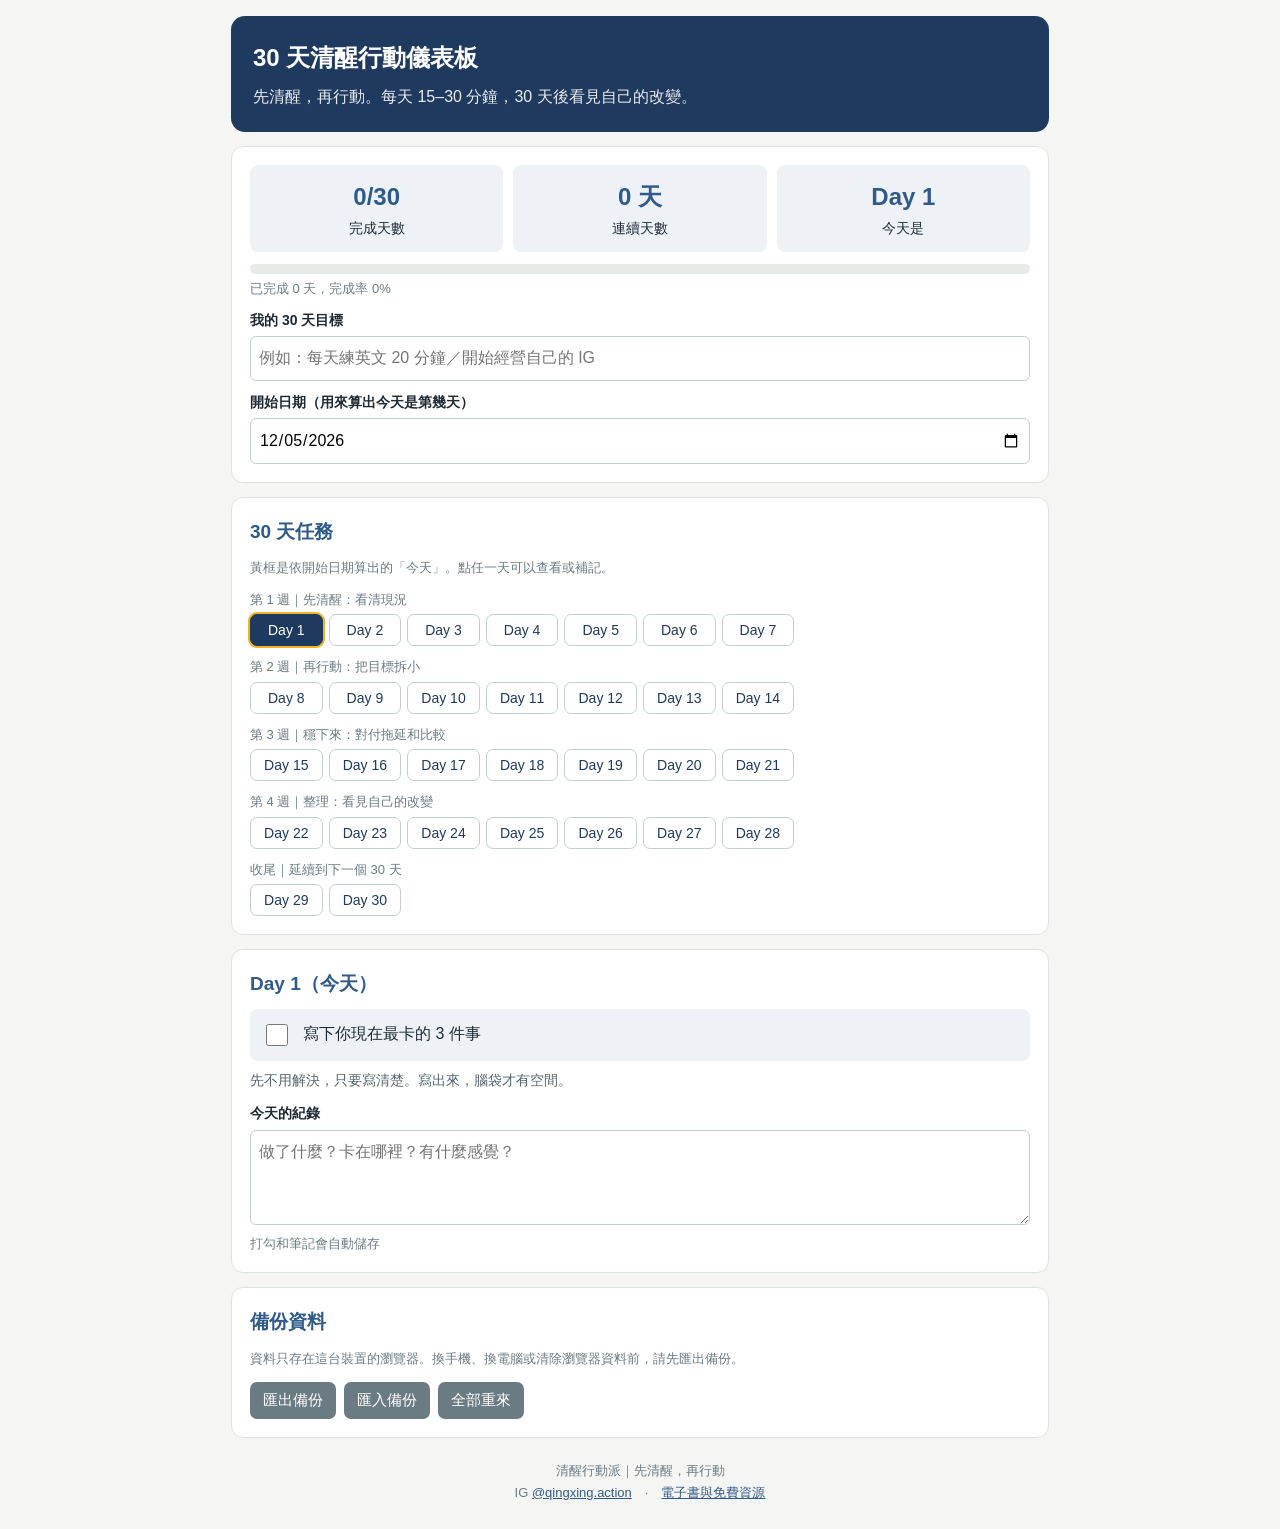
<file: qingxing/30days/index.html>
<!doctype html>
<html lang="zh-Hant">
<head>
<meta charset="utf-8">
<meta name="viewport" content="width=device-width,initial-scale=1">
<title>30 天清醒行動儀表板</title>
<style>
:root{--main:#1F3A5F;--accent:#2F5A8A;--soft:#EEF2F7}
*{box-sizing:border-box}
body{font-family:-apple-system,BlinkMacSystemFont,"Noto Sans TC","Microsoft JhengHei",sans-serif;background:#f5f6f4;color:#1d2a33;max-width:850px;margin:auto;padding:16px;line-height:1.65}
header{background:var(--main);color:#fff;border-radius:14px;padding:22px}
header h1{margin:0;font-size:24px}header p{margin:6px 0 0;opacity:.9}
h2{color:var(--accent);margin:0 0 10px;font-size:19px}
.box{background:#fff;border:1px solid #dde3e0;border-radius:12px;padding:18px;margin-top:14px}
.stats{display:grid;grid-template-columns:repeat(3,1fr);gap:10px}
.stat{padding:12px;background:var(--soft);text-align:center;border-radius:8px;font-size:14px}
.num{font-size:24px;font-weight:700;color:var(--accent);display:block}
.bar{height:10px;background:#e6ebe8;border-radius:5px;overflow:hidden;margin:12px 0 4px}
.bar i{display:block;height:100%;background:var(--accent);width:0;transition:width .3s}
button{background:var(--accent);color:#fff;padding:9px 13px;border:0;border-radius:7px;font-size:15px;cursor:pointer;font-family:inherit}
button.gray{background:#6b7b84}
label.f{display:block;margin:10px 0 4px;font-weight:600;font-size:14px}
input,textarea,select{font:inherit;padding:8px;border:1px solid #c3cfca;border-radius:6px;width:100%}
textarea{height:95px}
.row{display:grid;grid-template-columns:1fr 1fr;gap:10px}
.days{display:grid;grid-template-columns:repeat(auto-fill,minmax(68px,1fr));gap:6px}
.day{background:#fff;color:var(--main);border:1px solid #c3cfca;padding:7px 4px;font-size:14px}
.day.done{background:var(--soft);color:var(--accent);border-color:var(--accent)}
.day.active{background:var(--main);color:#fff;border-color:var(--main)}
.day.today{box-shadow:0 0 0 2px #f0b429}
.week{font-size:13px;color:#6b7b84;margin:10px 0 4px}
.task{display:flex;gap:12px;align-items:flex-start;padding:12px;background:var(--soft);border-radius:8px;cursor:pointer}
.task input{width:22px;height:22px;flex:none;margin-top:3px}
.task.isdone span{text-decoration:line-through;color:#71808a}
.hint{font-size:14px;color:#56656e;margin:8px 0 0}
small,.muted{color:#6b7b84;font-size:13px}
.saved{color:var(--accent);font-size:13px;margin-left:8px;opacity:0;transition:opacity .3s}
.saved.on{opacity:1}
.tpl{white-space:pre-wrap;background:#f7f9f8;border-left:3px solid var(--accent);padding:10px 12px;border-radius:4px}
.tpl mark{background:#ffe8a3;padding:0 2px}
.btns{display:flex;flex-wrap:wrap;gap:8px;margin-top:10px}
footer{text-align:center;margin:22px 0 10px;font-size:13px;color:#6b7b84}
footer a{color:var(--accent)}
@media(max-width:520px){.stats{grid-template-columns:1fr 1fr 1fr}.num{font-size:19px}.stat{padding:10px 4px;font-size:12px}.row{grid-template-columns:1fr}}
</style>
</head>
<body>
<header><h1>30 天清醒行動儀表板</h1><p id="sub">先清醒，再行動。</p></header>

<section class="box">
  <div class="stats">
    <div class="stat"><span class="num" id="sDone">0/30</span>完成天數</div>
    <div class="stat"><span class="num" id="sA">0</span><span id="sAlabel">連續天數</span></div>
    <div class="stat"><span class="num" id="sB">0</span><span id="sBlabel">今天是</span></div>
  </div>
  <div class="bar"><i id="bar"></i></div>
  <div class="muted" id="barText"></div>
  <label class="f" for="goal">我的 30 天目標</label><input id="goal" type="text" maxlength="60" placeholder="例如：每天練英文 20 分鐘／開始經營自己的 IG"><label class="f" for="start">開始日期（用來算出今天是第幾天）</label><input id="start" type="date">
</section>

<section class="box">
  <h2>30 天任務</h2>
  <div class="muted">黃框是依開始日期算出的「今天」。點任一天可以查看或補記。</div>
  <div id="days"></div>
</section>

<section class="box">
  <h2 id="dTitle"></h2>
  <label class="task" id="taskWrap"><input type="checkbox" id="check"><span id="task"></span></label>
  <p class="hint" id="taskHint"></p>
  <label class="f" for="note">今天的紀錄</label>
  <textarea id="note" placeholder="做了什麼？卡在哪裡？有什麼感覺？"></textarea>
  <div class="muted">打勾和筆記會自動儲存<span class="saved" id="saved">✓ 已儲存</span></div>
</section>



<section class="box">
  <h2>備份資料</h2>
  <p class="muted" style="margin-top:0">資料只存在這台裝置的瀏覽器。換手機、換電腦或清除瀏覽器資料前，請先匯出備份。</p>
  <div class="btns">
    <button class="gray" onclick="exportData()">匯出備份</button>
    <button class="gray" onclick="document.getElementById('imp').click()">匯入備份</button>
    <button class="gray" onclick="resetAll()">全部重來</button>
  </div>
  <input type="file" id="imp" accept=".json,application/json" style="display:none" onchange="importData(this)">
</section>

<footer>清醒行動派｜先清醒，再行動<br>IG <a href="https://www.instagram.com/qingxing.action/" target="_blank" rel="noopener">@qingxing.action</a>　·　<a href="https://portaly.cc/qingxing.action" target="_blank" rel="noopener">電子書與免費資源</a></footer>

<script>
const CFG={
key:'qingxing30',
tasks:["寫下你現在最卡的 3 件事", "記錄今天的時間都花去哪裡", "找出最耗能的 1 個習慣", "寫下「不想再過的一天」和「想過的一天」", "盤點你手上的資源", "選出這 30 天唯一的主目標", "第 1 週檢討", "把主目標拆成 4 個每週里程碑", "把本週里程碑拆成每天 15–30 分鐘的小步驟", "固定一個每天執行的時段", "做第一個小步驟，只做 15 分鐘", "清掉一個干擾", "再完成 2 個小步驟", "第 2 週檢討", "寫下你拖延時最常說的藉口", "試試「兩分鐘開始法」", "今天不看別人的成果", "找一個人分享你的目標", "設計一個完成後的小獎勵", "做你最想逃避的那一步", "第 3 週檢討", "回頭看 Day 1 的 3 件卡關", "整理這段時間的成果", "寫一封信給 30 天前的自己", "留下 3 個有效習慣，刪掉 1 個沒用的", "先寫下下一個 30 天的主目標", "規劃 90 天方向", "第 4 週檢討", "把每天的固定時段排進下個月行事曆", "寫下 3 個「我已經是會行動的人」的證據"],
hints:["先不用解決，只要寫清楚。寫出來，腦袋才有空間。", "每 2–3 小時回頭記一次，不評價，只看見。", "滑手機、熬夜、一直比較……寫下它通常在什麼情境出現。", "各寫 5 句，越具體越好。", "技能、時間、人脈、可以運用的錢，各寫一行就好。", "只選一個，寫進上方「我的 30 天目標」。選不出來就選最小、最想先改變的那個。", "哪件事最有感？哪件事做不到？做不到不是失敗，是資料。", "每週一個可以檢查的小成果。", "小到你沒有理由拖。", "設好手機提醒，時段比意志力可靠。", "15 分鐘就算數，做完記得打勾。", "關掉一個通知、刪一個 App，或把桌面整理乾淨。", "記下實際花了多少時間，跟你預估的差多少。", "計畫和實際差多少？把明天的份量調到做得完。", "再替它寫一句回應，下次聽到就拿出來用。", "只承諾開始做 2 分鐘，想停就停。通常你不會停。", "改成記錄自己今天做到的 3 件事。", "朋友、家人或社群都可以，說出口會更容易做到。", "做完今天的步驟就兌現，不提前領。", "做完寫下感受，通常沒有想像中難。", "哪個方法最適合你？把它留下來。", "哪一件已經鬆動了？", "截圖、檔案、數字都算，放在同一個地方。", "告訴他你做到了什麼、學到什麼。", "不用每個方法都留，留下適合你的。", "趁現在有動力，先定方向。", "接下來 3 個月，每個月各要完成什麼？", "這 30 天最大的改變是什麼？", "讓行動變成預設，而不是靠心情。", "回頭翻這 30 天的筆記，證據都在裡面。"],
weeks:['第 1 週｜先清醒：看清現況','第 2 週｜再行動：把目標拆小','第 3 週｜穩下來：對付拖延和比較','第 4 週｜整理：看見自己的改變','收尾｜延續到下一個 30 天'],
renderStats(s,u){
  let ti=todayIndex();
  u.$('sA').textContent=u.streak+' 天';u.$('sB').textContent='Day '+ti;
  let pct=Math.round(u.done/30*100);u.$('bar').style.width=pct+'%';
  u.$('barText').textContent='已完成 '+u.done+' 天，完成率 '+pct+'%'+(u.done>=30?'｜你做到了 🎉':'');
  u.$('sub').textContent=s.goal?('我的目標：'+s.goal):'先清醒，再行動。每天 15–30 分鐘，30 天後看見自己的改變。';
},
afterImport(s){$('goal').value=s.goal||'';$('start').value=s.start||''}
};
const KEY=CFG.key;
let s={};
try{s=JSON.parse(localStorage.getItem(KEY)||'{}')||{}}catch(e){s={}}
const $=id=>document.getElementById(id);
function persist(){try{localStorage.setItem(KEY,JSON.stringify(s));let t=$('saved');t.classList.add('on');clearTimeout(persist.t);persist.t=setTimeout(()=>t.classList.remove('on'),1200)}catch(e){alert('這個瀏覽器無法儲存資料（可能是無痕模式），請改用一般模式開啟。')}}
function todayStr(){let d=new Date();return d.getFullYear()+'-'+String(d.getMonth()+1).padStart(2,'0')+'-'+String(d.getDate()).padStart(2,'0')}
function todayIndex(){if(!s.start)return 1;let a=new Date(s.start+'T00:00:00'),b=new Date(todayStr()+'T00:00:00');let n=Math.round((b-a)/864e5)+1;return Math.min(Math.max(n,1),30)}
if(!s.start){s.start=todayStr();persist()}
let d=s.day||todayIndex();
function money(n){return 'NT$'+(Number(n)||0).toLocaleString('zh-TW')}
function doneCount(){return CFG.tasks.filter((_,i)=>s['c'+(i+1)]).length}
function streak(){let n=0;for(let i=todayIndex();i>=1;i--){if(s['c'+i])n++;else if(i!==todayIndex())break}return n}
function render(){
  let wrap=$('days');wrap.innerHTML='';let today=todayIndex();
  for(let w=0;w<5;w++){let from=w*7,to=Math.min(from+7,30);if(from>=30)break;
    let h=document.createElement('div');h.className='week';h.textContent=CFG.weeks[w]||('第 '+(w+1)+' 週');wrap.appendChild(h);
    let g=document.createElement('div');g.className='days';
    for(let i=from;i<to;i++){let n=i+1,b=document.createElement('button');
      b.className='day'+(s['c'+n]?' done':'')+(d==n?' active':'')+(today==n?' today':'');
      b.textContent='Day '+n+(s['c'+n]?' ✓':'');b.onclick=()=>{d=n;s.day=n;persist();render();$('dTitle').scrollIntoView({behavior:'smooth',block:'start'})};g.appendChild(b)}
    wrap.appendChild(g)}
  $('dTitle').textContent='Day '+d+(d==today?'（今天）':'');
  $('task').textContent=CFG.tasks[d-1];
  $('taskHint').textContent=(CFG.hints&&CFG.hints[d-1])||'';
  $('check').checked=!!s['c'+d];$('taskWrap').classList.toggle('isdone',!!s['c'+d]);
  $('note').value=s['n'+d]||'';
  let done=doneCount();$('sDone').textContent=done+'/30';
  CFG.renderStats(s,{done,streak:streak(),money,$});
}
$('check').onchange=()=>{s['c'+d]=$('check').checked;persist();render()};
$('note').oninput=()=>{s['n'+d]=$('note').value;clearTimeout(render.t);render.t=setTimeout(persist,500)};
function copyText(id){let el=$(id),t=el.innerText;
  const ok=()=>alert('已複製'+(el.querySelector('mark')?'，記得把黃色的地方換成對方的資訊':''));
  if(navigator.clipboard&&window.isSecureContext){navigator.clipboard.writeText(t).then(ok,()=>fallback(t,ok))}else fallback(t,ok)}
function fallback(t,ok){let a=document.createElement('textarea');a.value=t;document.body.appendChild(a);a.select();try{document.execCommand('copy');ok()}catch(e){prompt('請手動複製：',t)}a.remove()}
function exportData(){let blob=new Blob([JSON.stringify(s,null,2)],{type:'application/json'});let a=document.createElement('a');a.href=URL.createObjectURL(blob);a.download=KEY+'-備份-'+todayStr()+'.json';a.click();URL.revokeObjectURL(a.href)}
function importData(inp){let f=inp.files[0];if(!f)return;let r=new FileReader();r.onload=()=>{try{let o=JSON.parse(r.result);if(typeof o!=='object'||!o)throw 0;if(!confirm('匯入會覆蓋目前的資料，確定嗎？'))return;s=o;d=s.day||todayIndex();persist();render();CFG.afterImport&&CFG.afterImport(s);alert('匯入完成')}catch(e){alert('這不是有效的備份檔')}inp.value=''};r.readAsText(f)}
function resetAll(){if(!confirm('會清除所有打勾、筆記和設定，確定要重來嗎？建議先匯出備份。'))return;s={start:todayStr()};d=1;persist();render();CFG.afterImport&&CFG.afterImport(s)}

$('start').onchange=()=>{if($('start').value){s.start=$('start').value;persist();d=todayIndex();render()}};
$('goal').onchange=()=>{s.goal=$('goal').value.trim();persist();render()};

CFG.afterImport&&CFG.afterImport(s);
render();
</script>
</body>
</html>
</file>
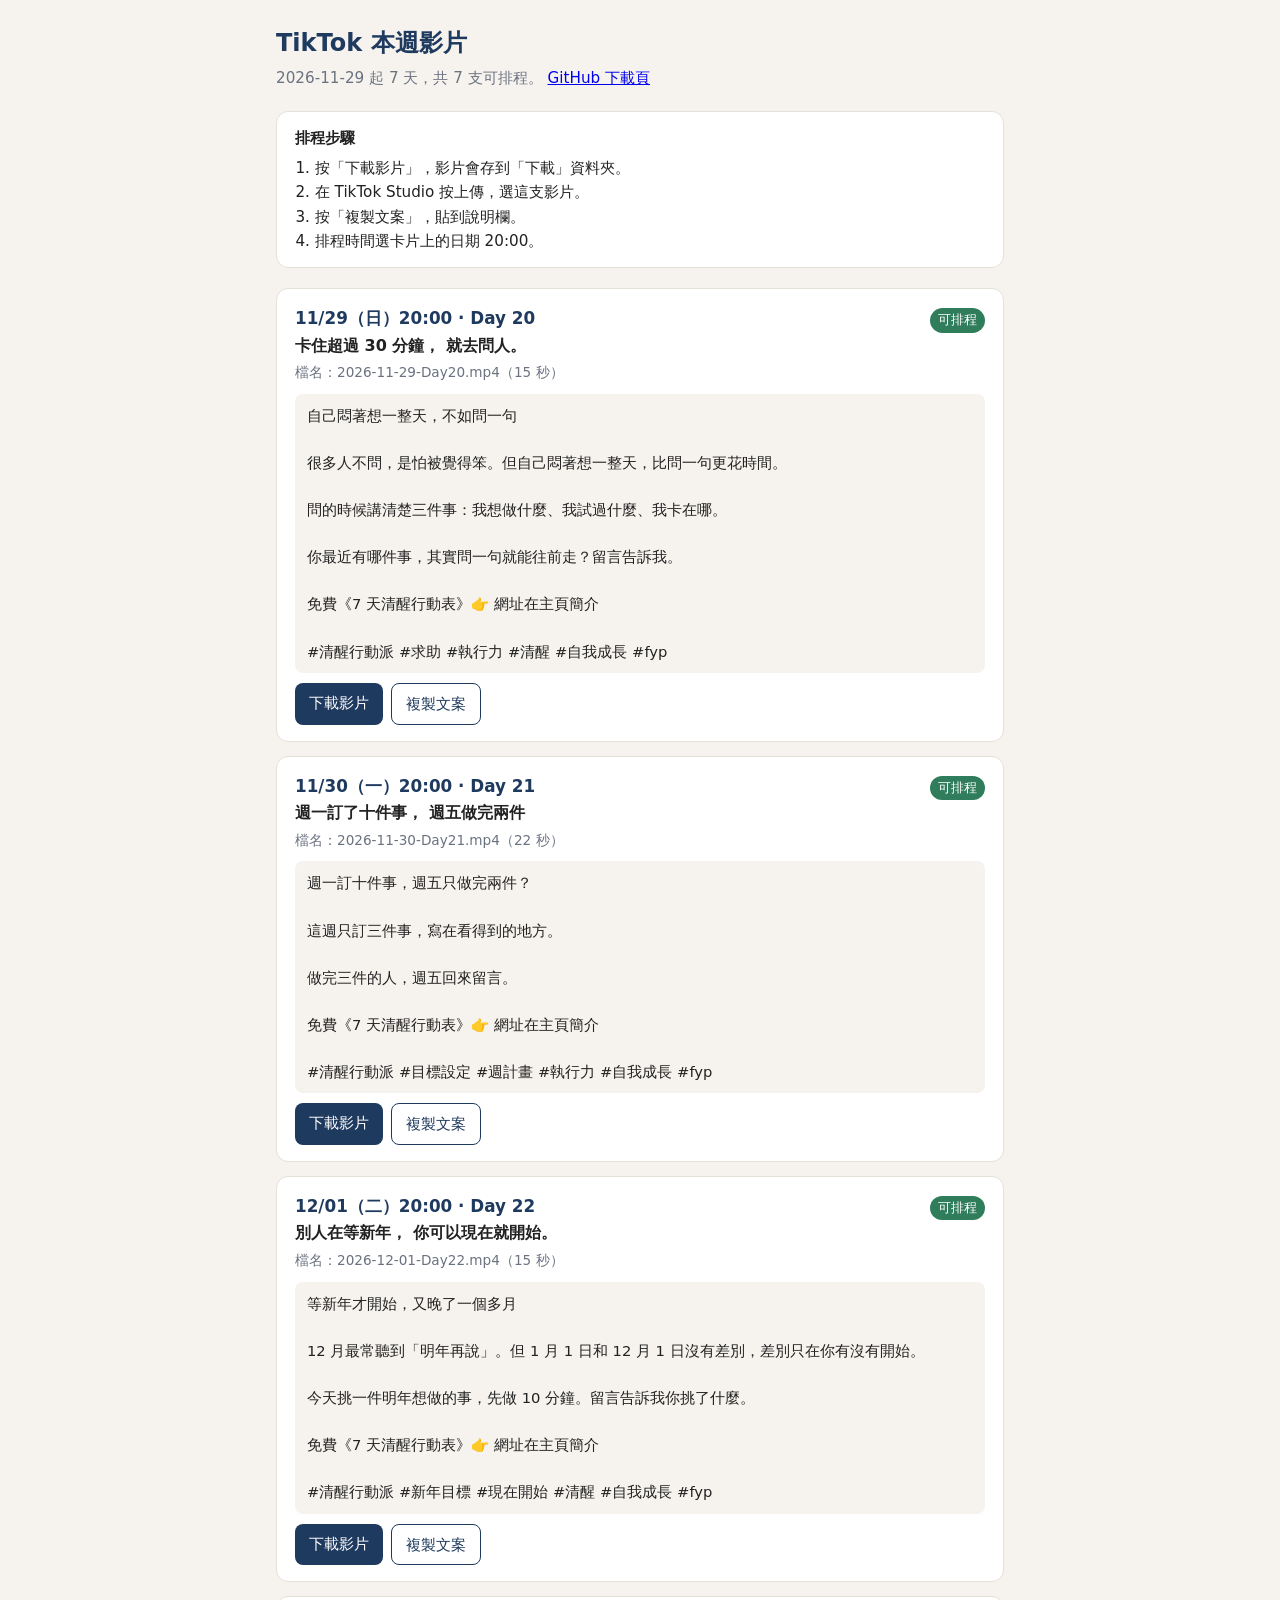
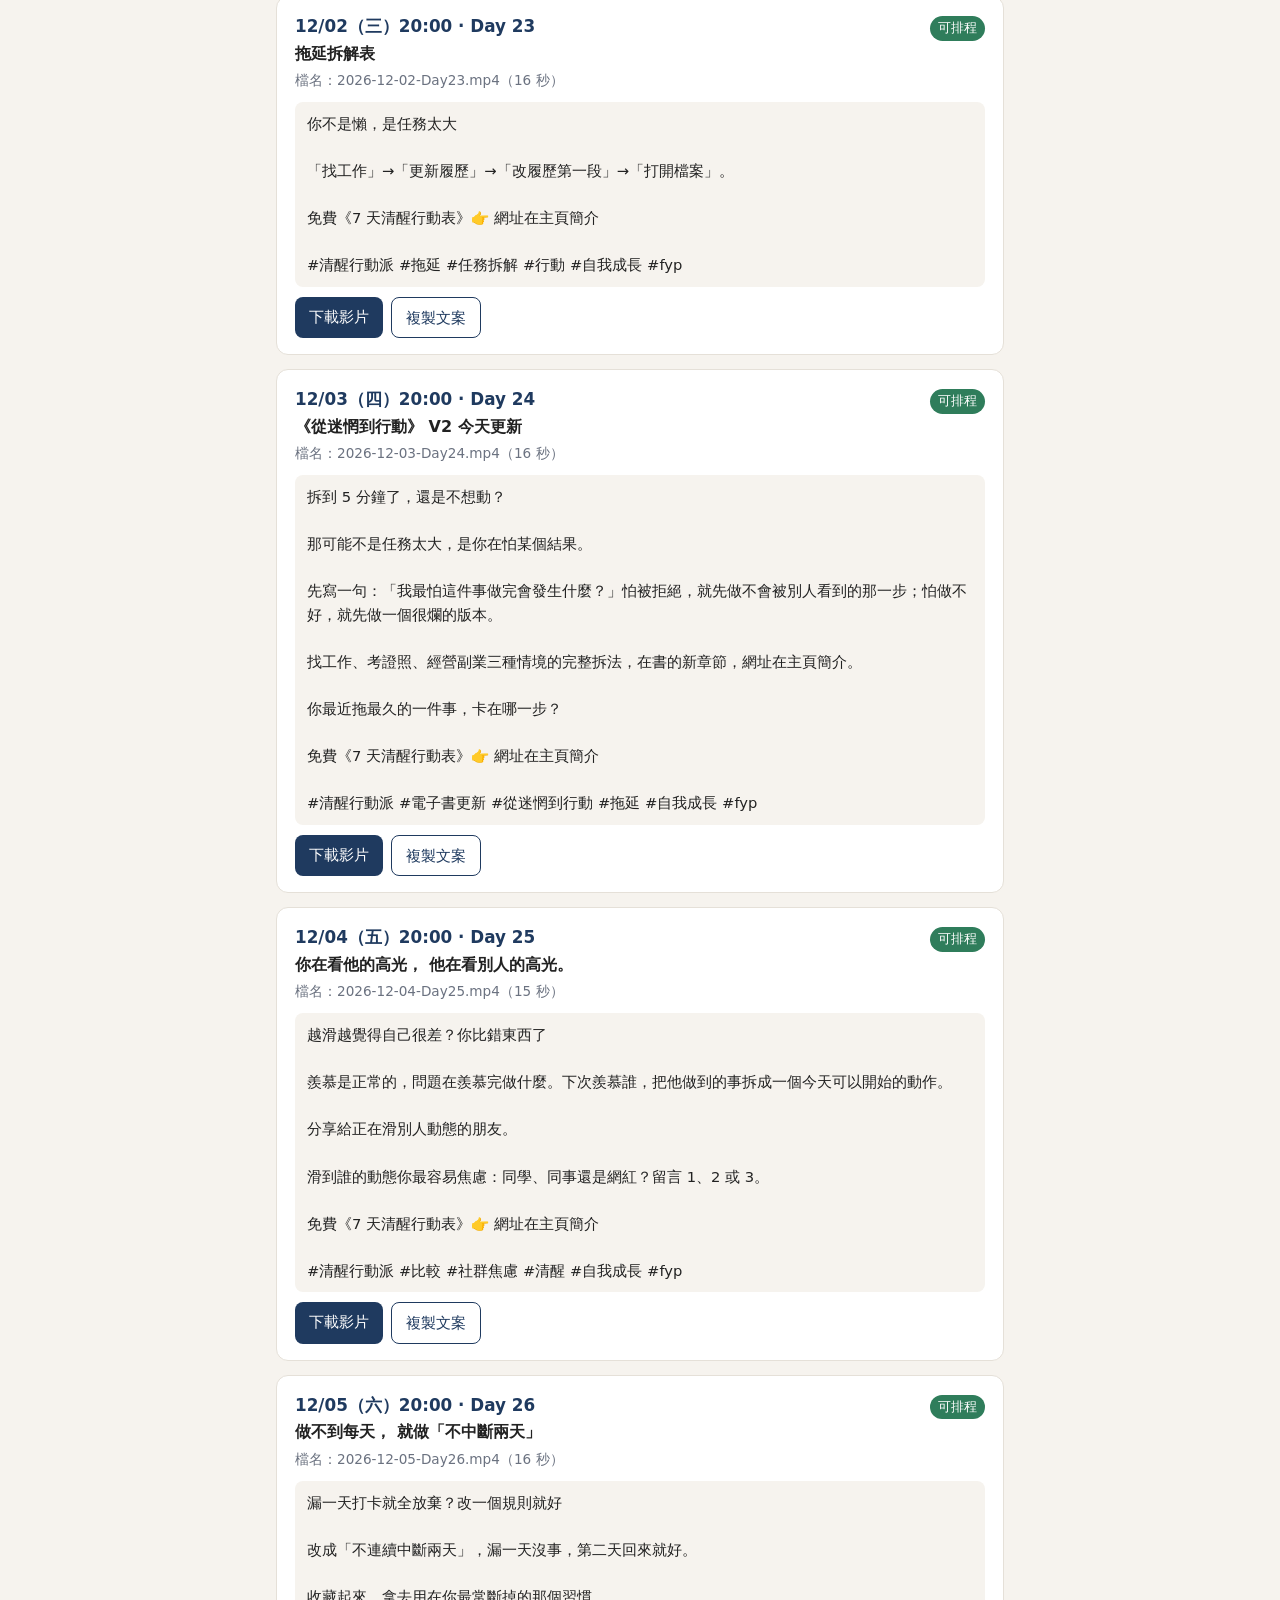
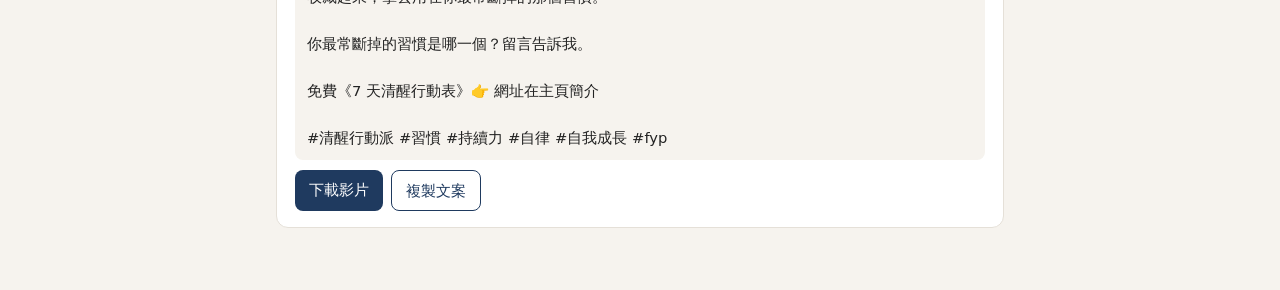
<file: qingxing/tiktok/index.html>
<!doctype html>
<html lang="zh-Hant">
<head>
<meta charset="utf-8">
<meta name="viewport" content="width=device-width, initial-scale=1">
<title>TikTok 本週影片｜清醒行動派</title>
<meta name="robots" content="noindex">
<style>
:root{--ink:#1F3A5F;--bg:#F6F3EE;--card:#fff;--muted:#6B7280;--line:#E5E0D8;--ok:#2F7D5B;--draft:#B7791F}
*{box-sizing:border-box}
body{margin:0;background:var(--bg);color:#222;font-family:"Noto Sans TC","PingFang TC","Microsoft JhengHei",system-ui,sans-serif;line-height:1.6}
main{max-width:760px;margin:0 auto;padding:24px 16px 48px}
h1{color:var(--ink);font-size:1.5rem;margin:0 0 4px}
.sub{color:var(--muted);margin:0 0 20px;font-size:.95rem}
.steps{background:var(--card);border:1px solid var(--line);border-radius:12px;padding:14px 18px;margin-bottom:20px;font-size:.95rem}
.steps ol{margin:6px 0 0;padding-left:1.3em}
.card{background:var(--card);border:1px solid var(--line);border-radius:12px;padding:16px 18px;margin-bottom:14px}
.head{display:flex;flex-wrap:wrap;gap:8px;align-items:baseline;justify-content:space-between}
.when{font-weight:700;color:var(--ink);font-size:1.05rem}
.title{font-weight:600}
.badge{font-size:.8rem;padding:2px 8px;border-radius:99px;color:#fff;background:var(--ok)}
.badge.draft{background:var(--draft)}
.meta{color:var(--muted);font-size:.85rem;margin:4px 0 10px;word-break:break-all}
pre{white-space:pre-wrap;word-break:break-word;background:var(--bg);border-radius:8px;padding:10px 12px;margin:0 0 10px;font:inherit;font-size:.92rem}
.btns{display:flex;flex-wrap:wrap;gap:8px}
.btn{display:inline-block;border:0;border-radius:8px;padding:8px 14px;font:inherit;font-size:.92rem;cursor:pointer;text-decoration:none;background:var(--ink);color:#fff}
.btn.ghost{background:transparent;color:var(--ink);border:1px solid var(--ink)}
.err{color:#B42318}
@media (prefers-color-scheme:dark){
  :root{--bg:#14181F;--card:#1C222C;--line:#2B3340;--muted:#9AA4B2;--ink:#9DB8DA}
  body{color:#E6E8EB}
  .btn{color:#14181F}
}
</style>
</head>
<body>
<main>
  <h1>TikTok 本週影片</h1>
  <p class="sub" id="sub">讀取中…</p>
  <div class="steps">
    <strong>排程步驟</strong>
    <ol>
      <li>按「下載影片」，影片會存到「下載」資料夾。</li>
      <li>在 TikTok Studio 按上傳，選這支影片。</li>
      <li>按「複製文案」，貼到說明欄。</li>
      <li>排程時間選卡片上的日期 20:00。</li>
    </ol>
  </div>
  <div id="list"></div>
</main>
<script>
const esc = s => String(s ?? "").replace(/[&<>"]/g, c => ({"&":"&amp;","<":"&lt;",">":"&gt;",'"':"&quot;"}[c]));
fetch("latest.json?v=" + Date.now()).then(r => { if (!r.ok) throw new Error(r.status); return r.json(); }).then(m => {
  const ready = m.items.filter(i => i.status === "ready").length;
  document.getElementById("sub").innerHTML =
    `${esc(m.start)} 起 7 天，共 ${ready} 支可排程。` +
    ` <a href="${esc(m.release)}">GitHub 下載頁</a>`;
  document.getElementById("list").innerHTML = m.items.map((i, n) => `
    <div class="card" id="day${i.day}">
      <div class="head">
        <span class="when">${esc(i.date.slice(5).replace("-", "/"))}（${esc(i.weekday)}）20:00 · Day ${i.day}</span>
        <span class="badge ${i.status === "ready" ? "" : "draft"}">${i.status === "ready" ? "可排程" : "草稿，先不排"}</span>
      </div>
      <div class="title">${esc(i.title)}</div>
      ${i.status === "ready" ? `
        <div class="meta">檔名：${esc(i.file)}（${i.seconds} 秒）</div>
        <pre id="cap${n}">${esc(i.caption)}</pre>
        <div class="btns">
          <a class="btn" href="${esc(i.video_url)}" download>下載影片</a>
          <button class="btn ghost" data-cap="${n}">複製文案</button>
        </div>` : `<div class="meta">IG 那篇補好後，下週再一起做。</div>`}
    </div>`).join("");
  document.querySelectorAll("[data-cap]").forEach(b => b.onclick = async () => {
    const text = document.getElementById("cap" + b.dataset.cap).textContent;
    try { await navigator.clipboard.writeText(text); b.textContent = "已複製 ✓"; }
    catch { b.textContent = "請手動選取文字複製"; }
    setTimeout(() => b.textContent = "複製文案", 2000);
  });
}).catch(e => {
  document.getElementById("sub").innerHTML = `<span class="err">還沒有本週清單（${esc(e.message)}）。等週六 10:13 自動產生，或到 GitHub Actions 手動執行「清醒行動派 TikTok 每週影片」。</span>`;
});
</script>
</body>
</html>
</file>
<file: assets/style.css>
/* ===== 主題（data-theme 由「外觀」設定切換） ===== */
:root, [data-theme="aurora"] {
  --bg: #0b1026; --text: #f3f5ff; --muted: rgba(235, 240, 255, .62);
  --glass: rgba(255, 255, 255, .09); --glass-strong: rgba(255, 255, 255, .16);
  --border: rgba(255, 255, 255, .22); --shadow: 0 10px 40px rgba(0, 0, 0, .28);
  --panel: rgba(20, 26, 60, .6);
  --up: #3ddc97; --down: #ff6b81; --accent: #8fb3ff;
  --blob1: #6a5cff; --blob2: #00c6ff; --blob3: #ff5fa2; --blob4: #ffb347;
  --radius: 22px; --blur: 22px;
}
[data-theme="frost"] {
  --bg: #dfe7ff; --text: #141a33; --muted: rgba(20, 26, 51, .6);
  --glass: rgba(255, 255, 255, .42); --glass-strong: rgba(255, 255, 255, .62);
  --border: rgba(255, 255, 255, .75); --shadow: 0 10px 40px rgba(40, 60, 140, .16);
  --panel: rgba(255, 255, 255, .7);
  --up: #0f9d63; --down: #d63355; --accent: #3b5bdb;
  --blob1: #a69bff; --blob2: #7fdcff; --blob3: #ffa6c9; --blob4: #ffd59a;
}
[data-theme="sunset"] {
  --bg: #2a0f2e; --text: #fff4ec; --muted: rgba(255, 236, 225, .65);
  --glass: rgba(255, 220, 200, .10); --glass-strong: rgba(255, 220, 200, .18);
  --border: rgba(255, 210, 190, .25); --shadow: 0 10px 40px rgba(40, 0, 20, .35);
  --panel: rgba(60, 20, 50, .6);
  --up: #7ef0b0; --down: #ff7a8a; --accent: #ffc58f;
  --blob1: #ff6a3d; --blob2: #ff2e7e; --blob3: #ffb703; --blob4: #9b5de5;
}
[data-theme="ocean"] {
  --bg: #021c2b; --text: #eafcff; --muted: rgba(220, 245, 255, .62);
  --glass: rgba(180, 240, 255, .08); --glass-strong: rgba(180, 240, 255, .15);
  --border: rgba(170, 235, 255, .22); --shadow: 0 10px 40px rgba(0, 10, 25, .4);
  --panel: rgba(5, 40, 60, .62);
  --up: #4cf0b8; --down: #ff7f96; --accent: #7fe3ff;
  --blob1: #0077b6; --blob2: #00b4d8; --blob3: #2ec4b6; --blob4: #90e0ef;
}
[data-theme="forest"] {
  --bg: #0d1f14; --text: #f0fff3; --muted: rgba(225, 250, 230, .62);
  --glass: rgba(200, 255, 210, .08); --glass-strong: rgba(200, 255, 210, .15);
  --border: rgba(190, 250, 200, .22); --shadow: 0 10px 40px rgba(0, 15, 5, .4);
  --panel: rgba(15, 45, 25, .62);
  --up: #8ef59b; --down: #ff8a80; --accent: #b5f28c;
  --blob1: #2d6a4f; --blob2: #52b788; --blob3: #d4a373; --blob4: #95d5b2;
}
[data-theme="sakura"] {
  --bg: #fde8ef; --text: #3a1f2b; --muted: rgba(58, 31, 43, .6);
  --glass: rgba(255, 255, 255, .45); --glass-strong: rgba(255, 255, 255, .65);
  --border: rgba(255, 255, 255, .8); --shadow: 0 10px 40px rgba(160, 60, 100, .15);
  --panel: rgba(255, 245, 250, .78);
  --up: #138a5e; --down: #c9184a; --accent: #d6336c;
  --blob1: #ffafcc; --blob2: #cdb4db; --blob3: #ffc8dd; --blob4: #bde0fe;
}
[data-theme="mono"] {
  --bg: #0a0a0a; --text: #f5f5f5; --muted: rgba(245, 245, 245, .55);
  --glass: rgba(255, 255, 255, .06); --glass-strong: rgba(255, 255, 255, .12);
  --border: rgba(255, 255, 255, .16); --shadow: 0 10px 40px rgba(0, 0, 0, .5);
  --panel: rgba(25, 25, 25, .7);
  --up: #9be7a5; --down: #ff9c9c; --accent: #e0e0e0;
  --blob1: #3a3a3a; --blob2: #5a5a5a; --blob3: #2a2a2a; --blob4: #777;
}
[data-theme="cyber"] {
  --bg: #07010f; --text: #f4ecff; --muted: rgba(230, 215, 255, .62);
  --glass: rgba(190, 120, 255, .08); --glass-strong: rgba(190, 120, 255, .16);
  --border: rgba(0, 255, 240, .28); --shadow: 0 0 30px rgba(140, 0, 255, .25);
  --panel: rgba(25, 5, 45, .65);
  --up: #00ffa3; --down: #ff2079; --accent: #00f0ff;
  --blob1: #7b2ff7; --blob2: #00f0ff; --blob3: #ff2079; --blob4: #f9f871;
}
/* 「跟隨系統」：淺色模式時用 frost */
@media (prefers-color-scheme: light) {
  [data-theme="auto"] {
    --bg: #dfe7ff; --text: #141a33; --muted: rgba(20, 26, 51, .6);
    --glass: rgba(255, 255, 255, .42); --glass-strong: rgba(255, 255, 255, .62);
    --border: rgba(255, 255, 255, .75); --shadow: 0 10px 40px rgba(40, 60, 140, .16);
    --panel: rgba(255, 255, 255, .7);
    --up: #0f9d63; --down: #d63355; --accent: #3b5bdb;
    --blob1: #a69bff; --blob2: #7fdcff; --blob3: #ffa6c9; --blob4: #ffd59a;
  }
}

* { box-sizing: border-box; }
html, body { margin: 0; }
body {
  font-family: "Inter", "Noto Sans TC", system-ui, sans-serif;
  color: var(--text);
  background: var(--bg);
  min-height: 100vh;
  overflow-x: hidden;
  padding: max(16px, env(safe-area-inset-top)) max(16px, env(safe-area-inset-right)) 110px max(16px, env(safe-area-inset-left));
  transition: background .4s;
}
button, input, textarea { font: inherit; color: inherit; }

/* 動態背景光暈 */
.bg { position: fixed; inset: 0; z-index: -1; overflow: hidden; }
.bg span {
  position: absolute; width: 46vmax; height: 46vmax; border-radius: 50%;
  filter: blur(70px); opacity: .55; animation: float 22s ease-in-out infinite alternate;
}
.bg span:nth-child(1) { background: var(--blob1); top: -12%; left: -10%; }
.bg span:nth-child(2) { background: var(--blob2); top: 30%; right: -15%; animation-delay: -6s; }
.bg span:nth-child(3) { background: var(--blob3); bottom: -20%; left: 20%; animation-delay: -12s; }
.bg span:nth-child(4) { background: var(--blob4); top: 10%; left: 45%; width: 26vmax; height: 26vmax; opacity: .35; animation-delay: -3s; }
@keyframes float {
  0% { transform: translate(0, 0) scale(1); }
  100% { transform: translate(6vw, 4vh) scale(1.12); }
}
@media (prefers-reduced-motion: reduce) { .bg span { animation: none; } }

.glass {
  background: var(--glass);
  border: 1px solid var(--border);
  box-shadow: var(--shadow), inset 0 1px 0 rgba(255,255,255,.25);
  backdrop-filter: blur(var(--blur)) saturate(160%);
  -webkit-backdrop-filter: blur(var(--blur)) saturate(160%);
  border-radius: var(--radius);
}

.topbar {
  max-width: 1200px; margin: 0 auto 16px; padding: 16px 20px;
  display: flex; justify-content: space-between; align-items: center;
}
.greet { font-size: 1.5rem; font-weight: 700; }
.date { color: var(--muted); font-size: .9rem; }
.top-actions { display: flex; gap: 8px; }
.icon-btn {
  width: 42px; height: 42px; border-radius: 14px; border: 1px solid var(--border);
  background: var(--glass-strong); cursor: pointer; font-size: 1.15rem;
}
.icon-btn:hover, .chip-btn:hover { filter: brightness(1.15); }

.grid {
  max-width: 1200px; margin: 0 auto;
  display: grid; gap: 16px;
  grid-template-columns: repeat(3, minmax(0, 1fr));
  grid-auto-flow: row dense;
}
.span-2 { grid-column: span 2; }
/* 大螢幕：4 欄；電腦：3 欄；平板：2 欄；手機：1 欄 */
@media (min-width: 1500px) {
  .grid, .topbar { max-width: 1560px; }
  .grid { grid-template-columns: repeat(4, minmax(0, 1fr)); }
  .market-card, .news-card { grid-column: span 2; }
}
@media (max-width: 1100px) { .grid { grid-template-columns: repeat(2, minmax(0, 1fr)); } }
@media (max-width: 680px) { .grid { grid-template-columns: 1fr; } .span-2 { grid-column: auto; } }
/* 觸控裝置：加大點擊範圍 */
@media (pointer: coarse) {
  .chip-btn, .chips button { padding: 8px 16px; }
  .todo-list input[type=checkbox] { width: 22px; height: 22px; }
  .deck { height: 250px; }
}
/* 平板橫向 / 小筆電：對話視窗稍大 */
@media (min-width: 768px) and (max-width: 1366px) { .chat { width: min(480px, calc(100vw - 40px)); } }

.card { padding: 18px 20px; min-width: 0; }
.card-title { font-weight: 600; margin-bottom: 12px; display: flex; align-items: center; gap: 8px; flex-wrap: wrap; }
.card h3 { margin: 4px 0 8px; font-size: 1.15rem; }
.card p { margin: 0 0 10px; line-height: 1.65; }
.muted { color: var(--muted); font-weight: 400; font-size: .85rem; }
.small { font-size: .78rem; }

.chip-btn {
  border: 1px solid var(--border); background: var(--glass-strong);
  border-radius: 999px; padding: 4px 12px; cursor: pointer; font-size: .85rem;
}
.chips { display: flex; gap: 8px; flex-wrap: wrap; margin-bottom: 12px; }
.chips button {
  border: 1px solid var(--border); background: transparent; border-radius: 999px;
  padding: 5px 14px; cursor: pointer; font-size: .85rem; color: var(--muted);
}
.chips button.active { background: var(--glass-strong); color: var(--text); font-weight: 600; }

/* 每日一句 */
.quote-card blockquote { margin: 0; font-size: 1.35rem; line-height: 1.6; font-weight: 500; }
.quote-author { color: var(--muted); margin-top: 8px; text-align: right; }

/* 天氣 */
.weather-now { display: flex; align-items: center; gap: 14px; }
.w-icon { font-size: 3rem; }
.w-temp { font-size: 2.4rem; font-weight: 700; }
.w-meta { display: flex; gap: 14px; flex-wrap: wrap; color: var(--muted); font-size: .85rem; margin: 10px 0; }
.w-days { display: grid; grid-template-columns: repeat(5, 1fr); gap: 6px; }
.w-day { text-align: center; padding: 8px 2px; border-radius: 14px; background: var(--glass); font-size: .8rem; }
.w-day b { display: block; font-size: 1.2rem; margin: 2px 0; }

/* 市場：重疊卡片 */
.deck { position: relative; height: 230px; perspective: 1200px; touch-action: pan-y; outline: none; user-select: none; }
.mcard {
  position: absolute; inset: 0 8% 0 8%;
  padding: 18px 20px; border-radius: 20px;
  background: linear-gradient(135deg, rgba(255,255,255,.28), rgba(255,255,255,.08));
  border: 1px solid var(--border);
  backdrop-filter: blur(16px); -webkit-backdrop-filter: blur(16px);
  box-shadow: 0 14px 40px rgba(0,0,0,.25);
  transition: transform .45s cubic-bezier(.2,.8,.2,1), opacity .45s;
  cursor: grab; display: flex; flex-direction: column;
}
.mcard > * { transition: opacity .3s; }
.mcard:not(.top) > * { opacity: 0; }
.mcard:not(.top) { background: var(--glass-strong); }
.mcard.dragging { transition: none; cursor: grabbing; }
.mcard .m-head { display: flex; justify-content: space-between; align-items: baseline; gap: 8px; }
.mcard .m-name { font-weight: 700; font-size: 1.1rem; }
.mcard .m-sym { color: var(--muted); font-size: .8rem; }
.mcard .m-price { font-size: 2rem; font-weight: 700; margin-top: 6px; font-variant-numeric: tabular-nums; }
.mcard .m-chg { font-weight: 600; font-variant-numeric: tabular-nums; }
.up { color: var(--up); } .down { color: var(--down); }
.mcard svg { margin-top: auto; width: 100%; height: 70px; }
.mcard .m-group { font-size: .72rem; padding: 2px 8px; border-radius: 999px; background: var(--glass-strong); }
.deck-nav { display: flex; justify-content: center; align-items: center; gap: 12px; margin-top: 12px; }
.dots { display: flex; gap: 6px; flex-wrap: wrap; justify-content: center; }
.dots i { width: 7px; height: 7px; border-radius: 50%; background: var(--muted); opacity: .4; }
.dots i.on { opacity: 1; background: var(--text); width: 18px; border-radius: 4px; }

/* 代辦 */
.todo-form { display: flex; gap: 8px; margin-bottom: 10px; }
.todo-form input {
  flex: 1; min-width: 0; padding: 10px 14px; border-radius: 14px;
  border: 1px solid var(--border); background: var(--glass); outline: none;
}
.todo-form button, .chat-form button, .settings .row button {
  border: none; border-radius: 14px; padding: 0 16px; cursor: pointer; font-weight: 700;
  background: linear-gradient(135deg, var(--blob1), var(--blob2)); color: #fff;
}
.todo-list { list-style: none; margin: 0; padding: 0; max-height: 330px; overflow: auto; }
.todo-list li {
  display: flex; align-items: flex-start; gap: 10px; padding: 9px 6px;
  border-bottom: 1px solid rgba(255,255,255,.1);
}
.todo-list li.done .t-title { text-decoration: line-through; opacity: .5; }
.todo-list input[type=checkbox] { width: 18px; height: 18px; margin-top: 3px; accent-color: var(--accent); }
.t-meta { font-size: .74rem; color: var(--muted); }
.prio-high { color: var(--down); } .prio-medium { color: var(--blob4); }

/* 副業 / 想法 */
.steps { margin: 0 0 10px; padding-left: 20px; line-height: 1.7; }
.tags { display: flex; gap: 6px; flex-wrap: wrap; }
.tags span, .badge {
  font-size: .75rem; padding: 3px 10px; border-radius: 999px; background: var(--glass-strong);
  display: inline-block;
}

/* 新聞 */
.brief { margin: 0 0 14px; padding-left: 20px; line-height: 1.7; }
.news-list { list-style: none; margin: 0; padding: 0; display: grid; gap: 8px; max-height: 420px; overflow: auto; }
.news-list a {
  display: block; padding: 10px 12px; border-radius: 14px; background: var(--glass);
  color: inherit; text-decoration: none; line-height: 1.5;
}
.news-list a:hover { background: var(--glass-strong); }
.news-list .n-meta { font-size: .74rem; color: var(--muted); }

/* AI 對話 */
.fab {
  position: fixed; right: 20px; bottom: 20px; width: 62px; height: 62px; border-radius: 50%;
  font-size: 1.7rem; cursor: pointer; z-index: 20;
}
.chat {
  position: fixed; right: 20px; bottom: 96px; z-index: 30;
  width: min(440px, calc(100vw - 32px)); height: min(640px, calc(100vh - 130px));
  display: flex; flex-direction: column; padding: 12px;
  background: var(--panel);
  transform: translateY(20px) scale(.97); opacity: 0; pointer-events: none;
  transition: transform .25s, opacity .25s;
}
.chat.open { transform: none; opacity: 1; pointer-events: auto; }
@media (max-width: 640px) { .chat { right: 16px; bottom: 90px; } }
.chat-head { display: flex; justify-content: space-between; align-items: center; padding: 4px 6px 10px; gap: 6px; }
.chat-log { flex: 1; overflow: auto; display: flex; flex-direction: column; gap: 10px; padding: 4px; }
.msg { padding: 10px 14px; border-radius: 16px; line-height: 1.6; max-width: 88%; white-space: pre-wrap; word-break: break-word; }
.msg.user { align-self: flex-end; background: linear-gradient(135deg, var(--blob1), var(--blob2)); color: #fff; }
.msg.ai { align-self: flex-start; background: var(--glass-strong); }
.msg.tool { align-self: flex-start; font-size: .78rem; color: var(--muted); background: transparent; padding: 2px 6px; }
.msg.ai a { color: var(--accent); }
.chat-suggest { display: flex; gap: 6px; flex-wrap: wrap; padding: 6px 2px; }
.chat-suggest button {
  border: 1px solid var(--border); background: var(--glass); border-radius: 999px;
  padding: 4px 10px; font-size: .78rem; cursor: pointer;
}
.chat-form { display: flex; gap: 8px; padding-top: 8px; }
.chat-form textarea {
  flex: 1; min-width: 0; resize: none; max-height: 140px; padding: 10px 14px; border-radius: 14px;
  border: 1px solid var(--border); background: var(--glass); outline: none;
}

/* 設定 */
.settings { width: min(480px, calc(100vw - 32px)); padding: 22px; color: var(--text); background: var(--panel); }
.settings::backdrop { background: rgba(0,0,0,.35); backdrop-filter: blur(4px); }
.settings h2 { margin: 0 0 6px; }
.settings label { display: block; font-size: .85rem; margin: 12px 0 0; }
.settings input, .settings select {
  display: block; width: 100%; margin-top: 4px; padding: 9px 12px; border-radius: 12px;
  border: 1px solid var(--border); background: var(--glass); outline: none;
}
.settings .row { display: flex; justify-content: flex-end; gap: 8px; margin-top: 18px; }
.settings .row button { padding: 9px 18px; }
.settings .row .ghost { background: var(--glass-strong); color: var(--text); }

.skeleton { opacity: .5; }

/* 外觀設定 */
.theme-grid { display: grid; grid-template-columns: repeat(auto-fill, minmax(120px, 1fr)); gap: 10px; margin-top: 12px; }
.theme-opt {
  border: 2px solid transparent; border-radius: 16px; padding: 0; cursor: pointer; overflow: hidden;
  background: none; text-align: left;
}
.theme-opt.active { border-color: var(--accent); }
.theme-opt .sw { height: 64px; position: relative; }
.theme-opt .sw i { position: absolute; inset: 14px 14px auto auto; width: 44px; height: 26px; border-radius: 8px;
  background: rgba(255,255,255,.25); border: 1px solid rgba(255,255,255,.5); backdrop-filter: blur(4px); }
.theme-opt span { display: block; padding: 6px 10px; font-size: .82rem; background: var(--glass-strong); }
.range-row { display: flex; align-items: center; gap: 10px; margin-top: 14px; font-size: .85rem; }
.range-row input { flex: 1; accent-color: var(--accent); }
.toggle-row { display: flex; align-items: center; justify-content: space-between; margin-top: 12px; font-size: .85rem; }
[data-motion="off"] .bg span { animation: none; }
[data-hidden~="weather"] #weatherCard, [data-hidden~="hustle"] #hustleCard, [data-hidden~="idea"] #ideaCard,
[data-hidden~="quote"] #quoteCard, [data-hidden~="news"] .news-card, [data-hidden~="markets"] .market-card,
[data-hidden~="todo"] .todo-card { display: none; }
.settings input[type=checkbox], .settings input[type=range] { display: inline-block; width: auto; margin: 0; padding: 0; }
.settings input[type=range] { flex: 1; }
.settings input[type=checkbox] { width: 20px; height: 20px; accent-color: var(--accent); }

/* ===== 風景桌布 ===== */
.wall { position: fixed; inset: 0; z-index: -2; background: var(--bg) center / cover no-repeat; transition: background-image .6s; }
.wall::after { /* 邊緣加暗，讓兩側卡片文字清楚、中央保持通透 */
  content: ""; position: absolute; inset: 0;
  background: radial-gradient(ellipse 45% 70% at 50% 45%, transparent 0 55%, rgba(0,0,0,.28) 100%);
}
[data-wall="on"] .bg { opacity: .18; }

.scene { display: none; }
.scene-inner { position: sticky; top: 24px; text-align: center; color: #fff; text-shadow: 0 2px 18px rgba(0,0,0,.45); }
.clock { font-size: clamp(3rem, 6vw, 5.5rem); font-weight: 700; letter-spacing: .02em; font-variant-numeric: tabular-nums; line-height: 1; }
.scene-date { margin-top: 6px; font-size: 1rem; opacity: .9; }
.credit { position: fixed; left: 50%; bottom: 12px; transform: translateX(-50%); font-size: .7rem; color: rgba(255,255,255,.75);
  text-decoration: none; text-shadow: 0 1px 6px rgba(0,0,0,.6); white-space: nowrap; }
.credit:empty { display: none; }

/* ===== 橫式（平板橫放 / 電腦）：左右卡片、中央留白看風景 ===== */
@media (min-width: 1024px) and (orientation: landscape) {
  :root:not([data-layout="grid"]) .topbar,
  :root:not([data-layout="grid"]) .grid { max-width: none; }
  :root:not([data-layout="grid"]) .grid {
    grid-template-columns: minmax(300px, 1fr) minmax(220px, 1.15fr) minmax(300px, 1fr);
    grid-template-areas:
      "weather scene todo"
      "market  scene project"
      "learn   scene diary"
      "mind    scene hustle"
      "quote   scene idea"
      "news    scene idea";
    align-items: start;
  }
  :root:not([data-layout="grid"]) .grid > .scene { grid-area: scene; display: block; align-self: stretch; }
  :root:not([data-layout="grid"]) .grid > #weatherCard { grid-area: weather; }
  :root:not([data-layout="grid"]) .grid > .market-card { grid-area: market; }
  :root:not([data-layout="grid"]) .grid > #quoteCard { grid-area: quote; }
  :root:not([data-layout="grid"]) .grid > .news-card { grid-area: news; }
  :root:not([data-layout="grid"]) .grid > .todo-card { grid-area: todo; }
  :root:not([data-layout="grid"]) .grid > #hustleCard { grid-area: hustle; }
  :root:not([data-layout="grid"]) .grid > .project-card { grid-area: project; }
  :root:not([data-layout="grid"]) .grid > .learn-card { grid-area: learn; }
  :root:not([data-layout="grid"]) .grid > .diary-card { grid-area: diary; }
  :root:not([data-layout="grid"]) .grid > .mind-card { grid-area: mind; }
  :root:not([data-layout="grid"]) .grid > #ideaCard { grid-area: idea; }
  :root:not([data-layout="grid"]) .quote-card blockquote { font-size: 1.1rem; }
  :root:not([data-layout="grid"]) .mcard { inset: 0 4%; }
  :root:not([data-layout="grid"]) .topbar { background: transparent; border-color: transparent; box-shadow: none;
    backdrop-filter: none; -webkit-backdrop-filter: none; color: #fff; text-shadow: 0 1px 10px rgba(0,0,0,.4); }
  :root:not([data-layout="grid"]) .topbar .date { color: rgba(255,255,255,.85); }
}
@media (min-width: 1600px) and (orientation: landscape) {
  :root:not([data-layout="grid"]) .grid { grid-template-columns: minmax(340px, 1fr) minmax(320px, 1.4fr) minmax(340px, 1fr); }
}
.wall-grid .sw { background-size: cover !important; background-position: center !important; }

/* ===== 店語副業 ===== */
.w-cities { margin: 0; gap: 6px; }
.w-cities button { padding: 3px 12px; }
.proj { padding: 12px 0; border-top: 1px solid rgba(255,255,255,.12); }
.proj:first-child { border-top: none; padding-top: 0; }
.proj.paused > :not(.p-head) { opacity: .75; }
.p-head { display: flex; align-items: center; gap: 8px; flex-wrap: wrap; margin-bottom: 8px; }
.p-links { margin-left: auto; display: flex; gap: 10px; font-size: .8rem; }
.p-links a, .ai-list a { color: var(--accent); text-decoration: none; }
.badge.on { color: var(--up); }
.badge.warn { color: var(--down); }
.p-metrics { display: grid; grid-template-columns: repeat(auto-fit, minmax(90px, 1fr)); gap: 8px; margin-bottom: 8px; }
.p-metric { background: var(--glass); border-radius: 14px; padding: 8px 10px; }
.p-metric b { font-size: 1.35rem; font-variant-numeric: tabular-nums; }
.p-metric small { color: var(--muted); margin-left: 3px; }
.pbar { height: 6px; border-radius: 3px; background: var(--glass-strong); overflow: hidden; margin: 6px 0; }
.pbar i { display: block; height: 100%; border-radius: 3px; background: linear-gradient(90deg, var(--blob1), var(--blob2)); }
.p-plan { margin-bottom: 6px; }
.p-row { display: flex; justify-content: space-between; align-items: baseline; gap: 8px; flex-wrap: wrap; }
.p-sub { margin-top: 8px; }
.proj .todo-list { max-height: none; }
.proj details { margin-top: 6px; }
.proj summary { cursor: pointer; }
.ai-list { margin: 6px 0 0; padding-left: 18px; line-height: 1.8; font-size: .88rem; }
[data-hidden~="project"] .project-card { display: none; }

/* ===== 每日學習 ===== */
.learn-ex { margin: 0 0 10px; padding-left: 20px; line-height: 1.7; }
.learn-practice { background: var(--glass); border-radius: 14px; padding: 10px 12px; }
.learn-practice summary { cursor: pointer; line-height: 1.6; }
.learn-practice p { margin: 8px 0 0; }
[data-hidden~="learn"] .learn-card { display: none; }
.news-cats button { font-size: .95rem; padding: 6px 16px; }

.reload-banner { position: fixed; top: 12px; left: 50%; transform: translateX(-50%); z-index: 50; padding: 10px 16px;
  display: flex; align-items: center; gap: 10px; font-size: .9rem; background: var(--panel); }
.reload-banner[hidden] { display: none; }
.reload-banner button { border: none; border-radius: 10px; padding: 6px 12px; cursor: pointer; font-weight: 700; color: #fff;
  background: linear-gradient(135deg, var(--blob1), var(--blob2)); }

/* ===== 日記 ===== */
.diary-form { display: grid; gap: 8px; }
.diary-form input, .diary-form textarea, .book-head input {
  width: 100%; min-width: 0; padding: 9px 12px; border-radius: 12px; border: 1px solid var(--border);
  background: var(--glass); outline: none; color: var(--text);
}
.diary-form textarea { resize: vertical; line-height: 1.7; min-height: 110px; }
.d-row { display: grid; grid-template-columns: auto 1fr; gap: 8px; }
.d-row input[type=date] { width: auto; }
.d-moods { display: flex; flex-wrap: wrap; gap: 4px; }
.d-moods button { border: 1px solid transparent; background: transparent; border-radius: 10px; font-size: 1.25rem; padding: 2px 5px; cursor: pointer; opacity: .55; }
.d-moods button.active { opacity: 1; background: var(--glass-strong); border-color: var(--border); }
.d-actions { display: flex; align-items: center; gap: 8px; justify-content: flex-end; }
.d-actions #dStatus { margin-right: auto; }
.d-actions button { border: none; border-radius: 12px; padding: 8px 16px; cursor: pointer; font-weight: 700; color: #fff;
  background: linear-gradient(135deg, var(--blob1), var(--blob2)); }
.d-actions .ghost { background: var(--glass-strong); color: var(--text); font-weight: 500; }
.d-entry { padding: 10px 12px; border-radius: 14px; background: var(--glass); margin-bottom: 8px; cursor: pointer; }
.d-entry:hover { background: var(--glass-strong); }
.d-entry-head { display: flex; gap: 10px; align-items: center; }
.d-mood { font-size: 1.5rem; }
.d-text { margin-top: 6px; line-height: 1.7; font-size: .92rem; word-break: break-word; }
[data-hidden~="diary"] .diary-card { display: none; }

.diary-book { width: min(1000px, calc(100vw - 32px)); height: min(760px, calc(100vh - 40px)); padding: 18px; color: var(--text);
  background: var(--panel); display: none; flex-direction: column; }
.diary-book[open] { display: flex; }
.diary-book::backdrop { background: rgba(0,0,0,.35); backdrop-filter: blur(4px); }
.book-head { display: flex; align-items: center; gap: 10px; flex-wrap: wrap; margin-bottom: 14px; }
.book-head h2 { margin: 0; font-size: 1.3rem; }
.book-head input { flex: 1; min-width: 180px; width: auto; }
.book-body { display: grid; grid-template-columns: 300px 1fr; gap: 18px; flex: 1; min-height: 0; }
.book-list-wrap { overflow: auto; min-height: 0; }
.book-nav { display: flex; justify-content: space-between; align-items: center; margin-bottom: 8px; }
.book-cal { display: grid; grid-template-columns: repeat(7, 1fr); gap: 4px; text-align: center; }
.cal-h { font-size: .75rem; color: var(--muted); }
.cal-d { aspect-ratio: 1; border-radius: 10px; border: 1px solid transparent; background: transparent; cursor: pointer;
  display: flex; flex-direction: column; align-items: center; justify-content: center; font-size: .8rem; color: var(--text); padding: 0; }
.cal-d i { font-style: normal; font-size: .95rem; line-height: 1; }
.cal-d.has { background: var(--glass); }
.cal-d.today { border-color: var(--accent); }
.cal-d.sel { background: var(--glass-strong); border-color: var(--text); }
@media (max-width: 720px) {
  .book-body { grid-template-columns: 1fr; overflow: auto; }
  .book-list-wrap { overflow: visible; }
}

/* 手機：AI 按鈕縮小、靠邊，不擋內容 */
@media (max-width: 640px) {
  .fab { width: 48px; height: 48px; right: 12px; bottom: 12px; font-size: 1.35rem; opacity: .9; }
  .chat { bottom: 70px; right: 12px; }
}

/* 同步 */
.sync-box { margin-top: 10px; padding: 10px 12px; border-radius: 12px; background: var(--glass-strong); }
.sync-box .p-row { display: flex; align-items: center; justify-content: space-between; gap: 8px; }
.sync-box .warn { color: var(--down); }
.sync-box summary { cursor: pointer; margin-top: 8px; }
.sync-box textarea { width: 100%; box-sizing: border-box; margin-top: 6px; padding: 8px 10px; border-radius: 10px; border: 1px solid var(--line, rgba(255,255,255,.2)); background: var(--glass); font-family: ui-monospace, monospace; font-size: .75rem; resize: vertical; }
.sync-box .code-row { margin-top: 8px; }

/* ===== 商業頭腦・心理學 ===== */
.mind-block { background: var(--glass); border-radius: 14px; padding: 10px 12px; margin-bottom: 8px; }
.mind-block b { font-size: .85rem; }
.mind-block p { margin: 4px 0 0; }
.mind-card[hidden] { display: none; }
[data-hidden~="mind"] .mind-card { display: none; }
.mind-pager { display: flex; align-items: center; gap: 10px; margin-bottom: 4px; }
.mind-pager button:disabled { opacity: .35; cursor: default; }
#mindIdx { display: flex; gap: 6px; }
#mindIdx i { font-style: normal; width: 24px; height: 24px; border-radius: 50%; display: grid; place-items: center; cursor: pointer;
  border: 1px solid var(--border); font-size: .75rem; }
#mindIdx i.read { background: var(--glass); }
#mindIdx i.on { background: var(--glass-strong); color: var(--text); font-weight: 700; border-color: var(--text); }
</file>
